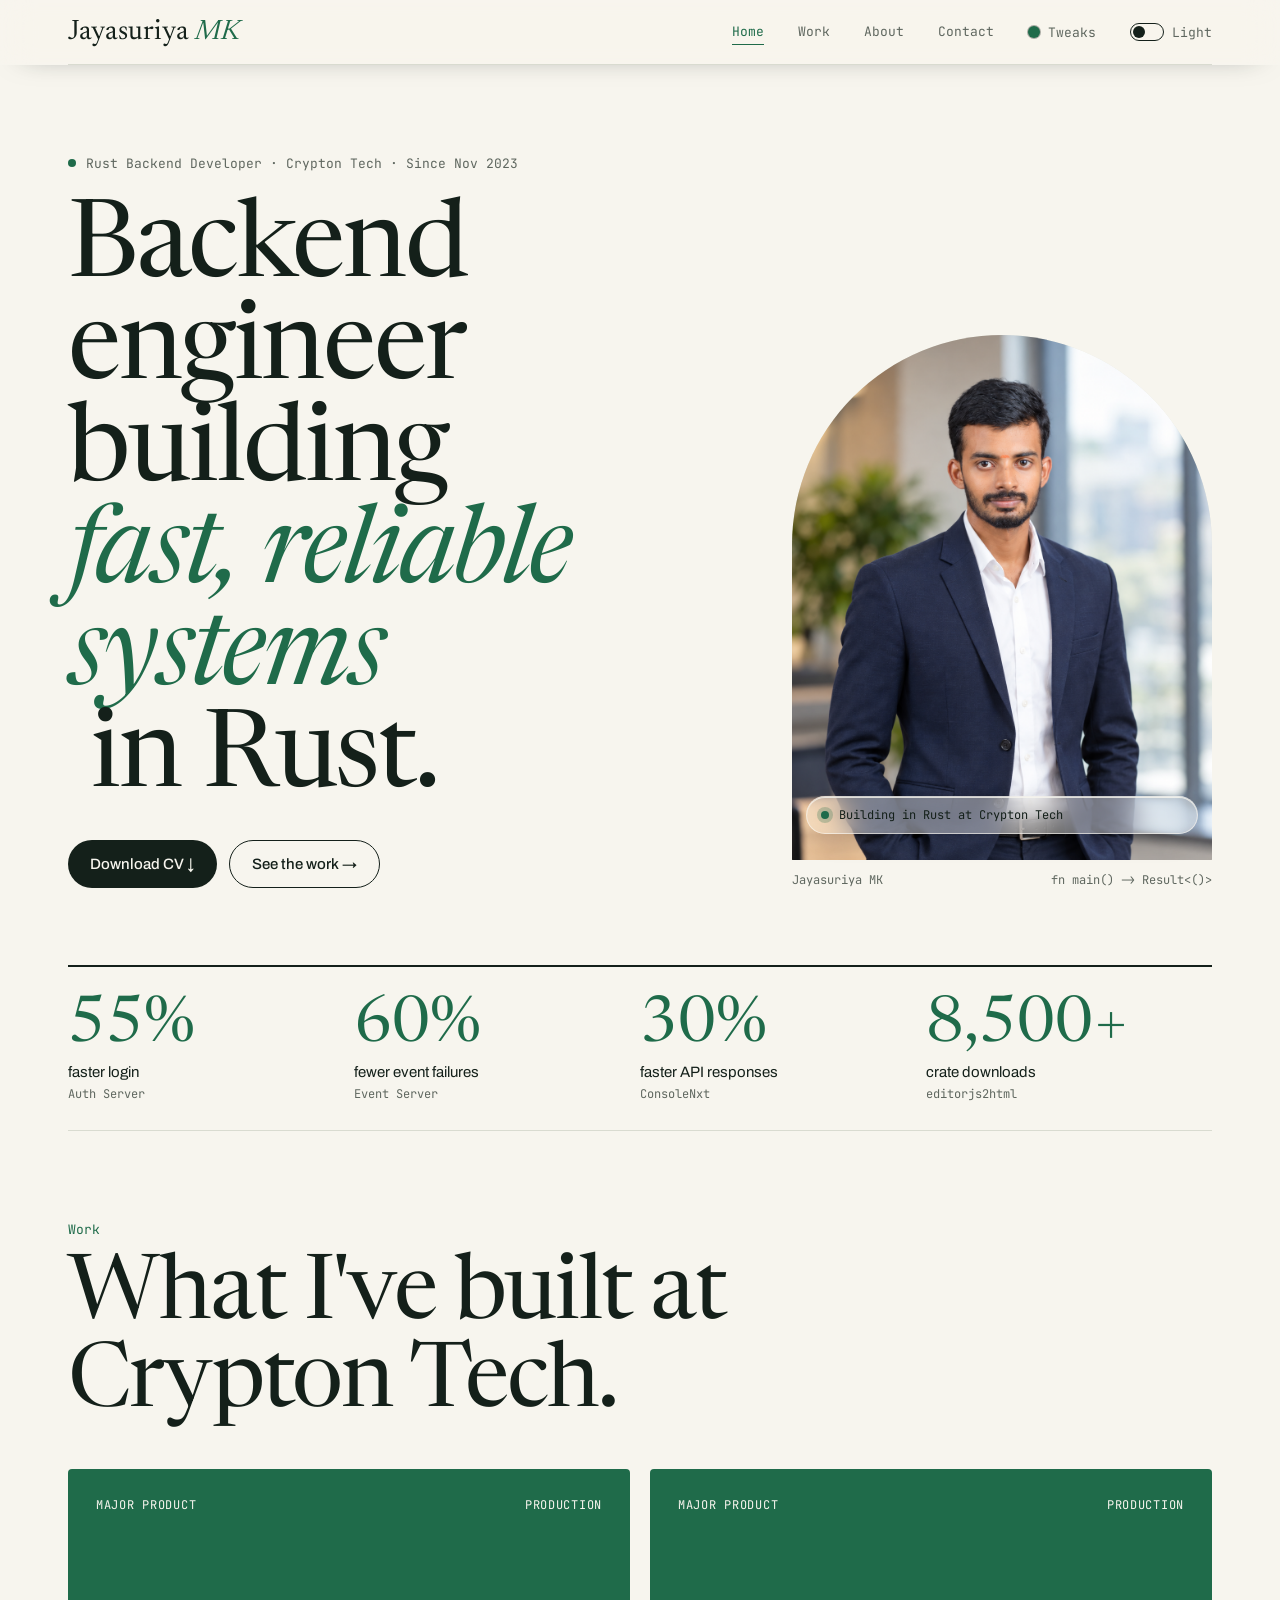
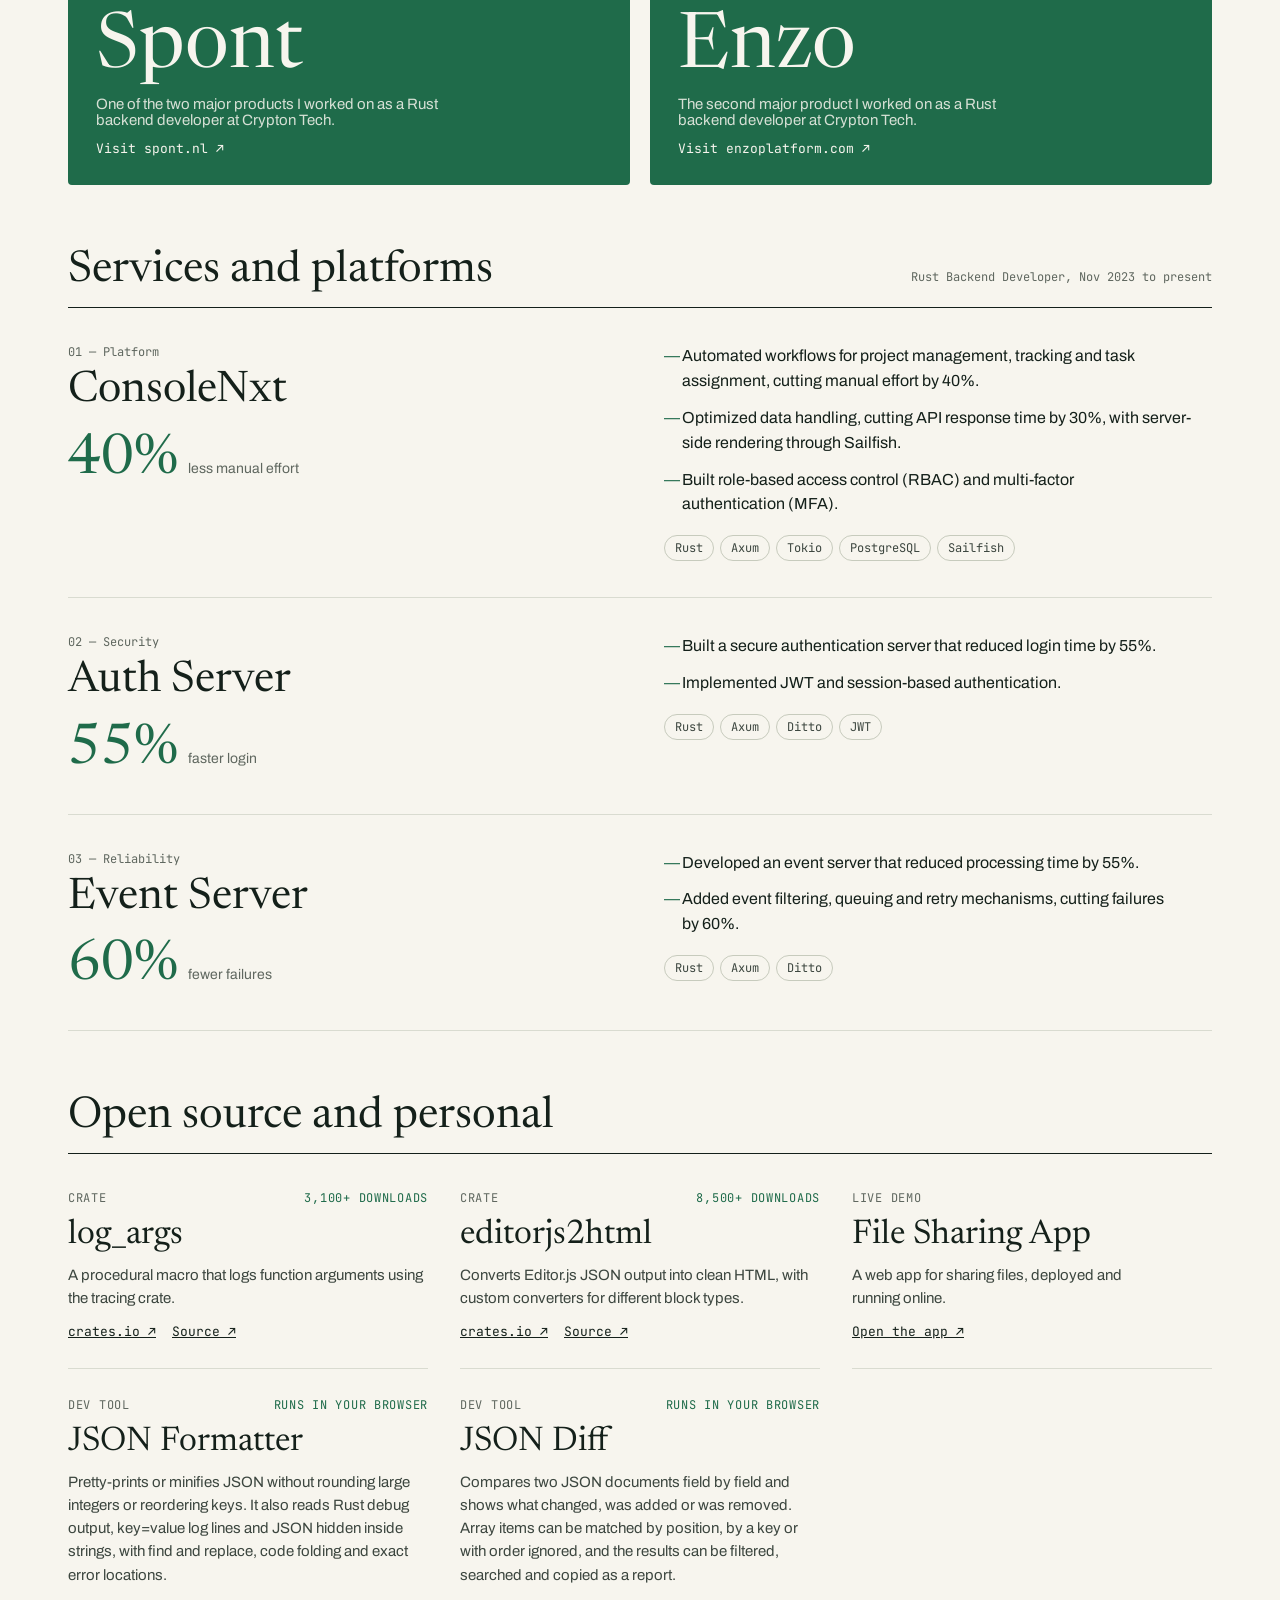
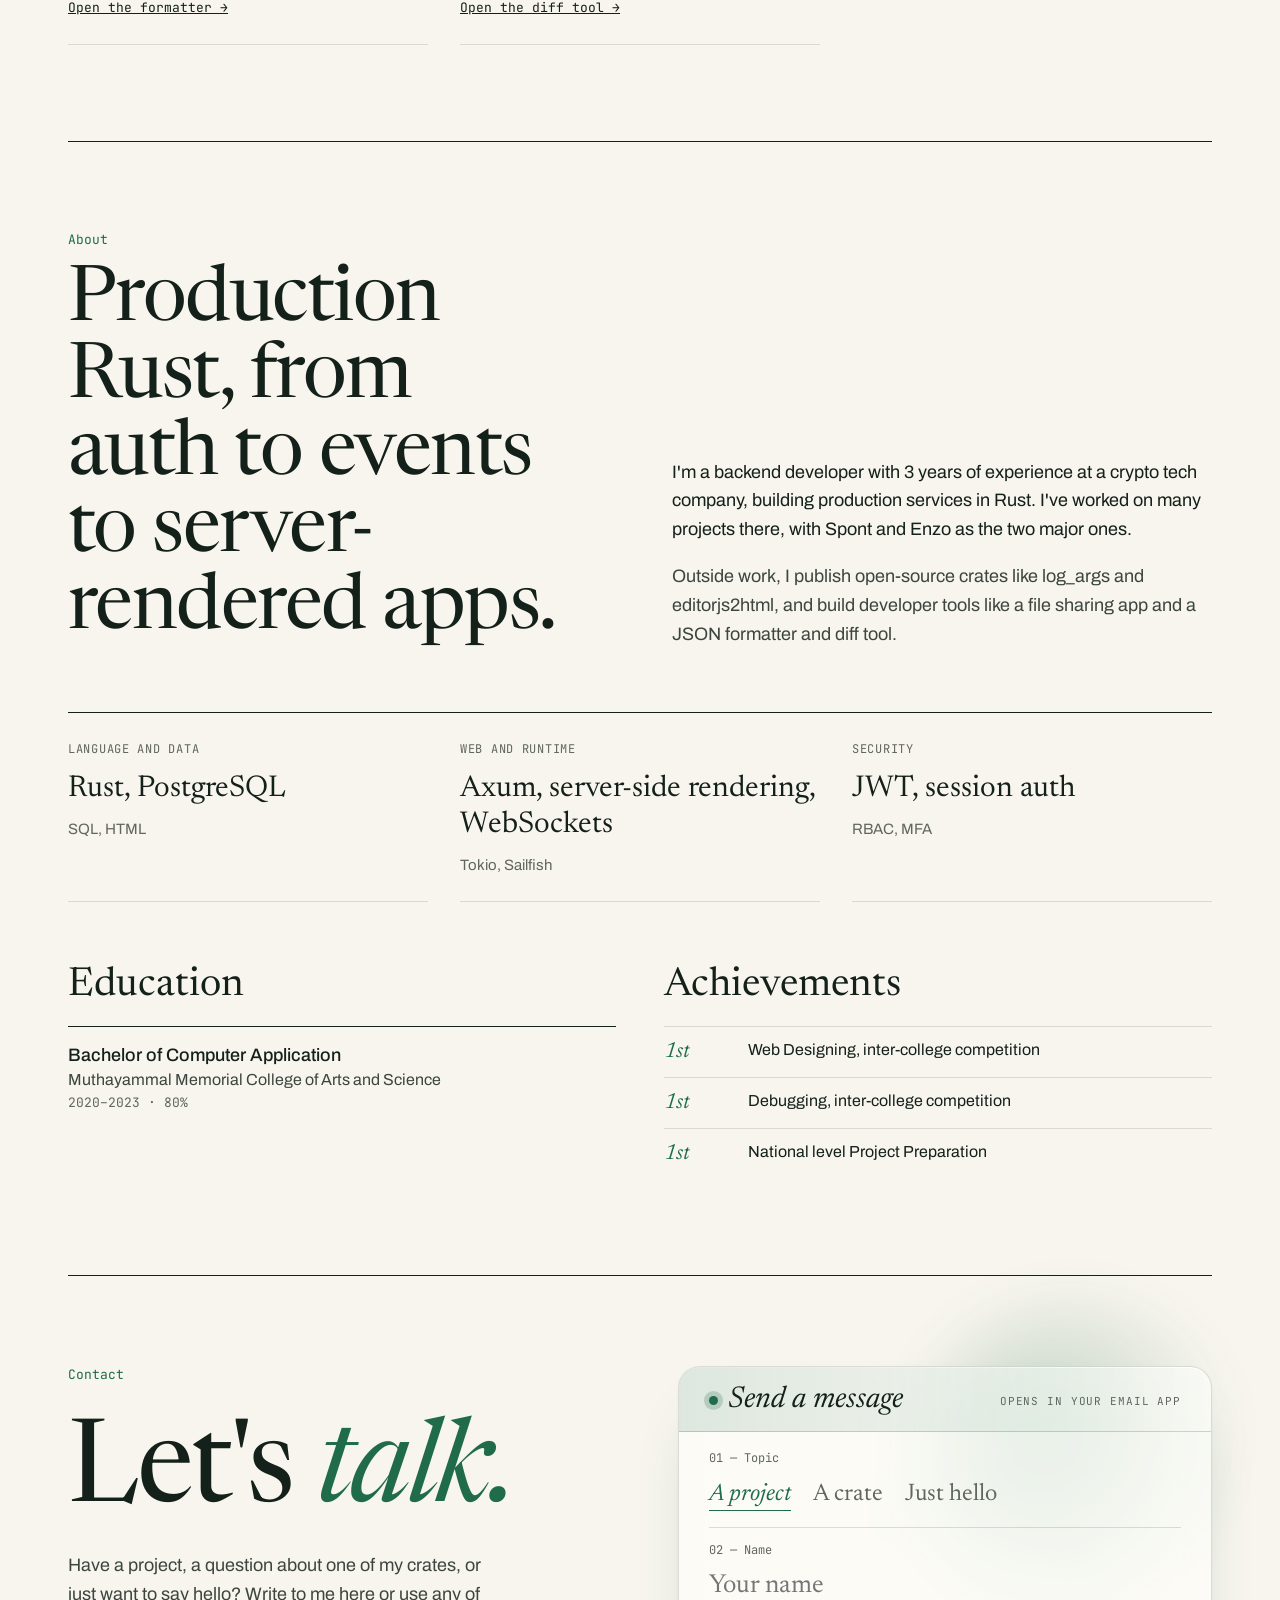
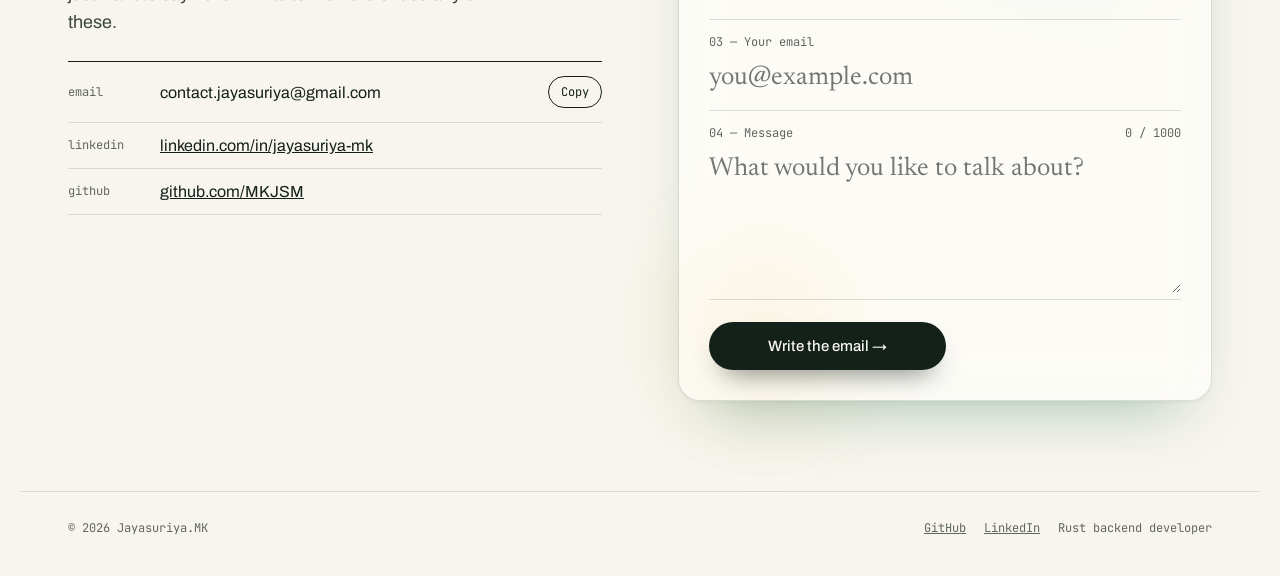
<file: index.html>
<!DOCTYPE html>
<html lang="en">
<head>
  <meta charset="utf-8">
  <meta name="viewport" content="width=device-width, initial-scale=1">
  <title>Jayasuriya MK — Rust Backend Developer</title>
  <link rel="preconnect" href="https://fonts.googleapis.com">
  <link rel="preconnect" href="https://fonts.gstatic.com" crossorigin>
  <link rel="stylesheet" href="https://fonts.googleapis.com/css2?family=Newsreader:ital,opsz,wght@0,6..72,400;0,6..72,500;1,6..72,400&family=Archivo:wght@400;500;600&family=JetBrains+Mono:wght@400;500&display=swap">
  <script>document.documentElement.classList.add('js');</script>
  <link rel="stylesheet" href="style.css">
  <link rel="stylesheet" href="palettes.css">
  <script src="palette.js"></script>
</head>
<body>
<a href="#main-content" class="skip-link">Skip to content</a>

<div class="site-wrap">
  <!-- ── Header ────────────────────────────────── -->
  <div class="site-header-wrap">
    <div class="scroll-progress"></div>
    <header class="site-header">
      <a href="#home" class="brand">Jayasuriya <em>MK</em></a>
      <nav class="site-nav">
        <a href="#home" class="nav-link active">Home</a>
        <a href="#work" class="nav-link">Work</a>
        <a href="#about" class="nav-link">About</a>
        <a href="#contact" class="nav-link">Contact</a>
        <button data-bump class="theme-toggle" type="button" role="switch" aria-checked="false" aria-label="Dark mode" title="Switch to dark mode">
          <span class="toggle-track"><span class="toggle-knob"></span></span>
          <span class="toggle-label">Light</span>
        </button>
      </nav>
    </header>
    <div class="container"><div class="header-rule"></div></div>
  </div>

  <!-- ── Main ──────────────────────────────────── -->
  <main id="main-content" class="site-main">

    <!-- Home -->
    <section id="home" class="section-anchor">
      <div class="hero-grid">
        <div class="hero-intro" data-rv>
          <p class="hero-status"><span class="live-dot"></span>Rust Backend Developer · Crypton Tech · Since Nov 2023</p>
          <h1 class="hero-title" data-rv="h1">Backend engineer building <em>fast, reliable systems</em> in Rust.</h1>
          <div class="hero-actions">
            <a data-bump href="assets/JAYASURIYA_RUST.pdf" download="JAYASURIYA_RUST.pdf" class="btn-primary">Download CV ↓</a>
            <a data-bump href="#work" class="btn-outline">See the work →</a>
          </div>
        </div>
        <figure class="portrait-figure" data-rv="img">
          <img src="assets/portrait_2.png" alt="Portrait of Jayasuriya MK" class="portrait-img">
          <div data-chip class="portrait-chip">
            <span class="chip-dot"></span>
            <span class="chip-text">Building in Rust at Crypton Tech</span>
          </div>
          <figcaption class="portrait-caption">
            <span>Jayasuriya MK</span>
            <span>fn main() -&gt; Result&lt;()&gt;</span>
          </figcaption>
        </figure>
      </div>
      <section data-metrics class="metrics-section" data-rv="line">
        <!-- rendered by app.js -->
      </section>
    </section>

    <!-- Work -->
    <section id="work" class="section-anchor">
      <div class="section-intro" data-rv>
        <p class="section-tag">Work</p>
        <h2 class="section-heading">What I've built at Crypton Tech.</h2>
      </div>
      <div class="products-grid">
        <!-- rendered by app.js -->
      </div>
      <section class="services-section" data-rv>
        <div class="services-header">
          <h2 class="services-title">Services and platforms</h2>
          <span class="services-subtitle">Rust Backend Developer, Nov 2023 to present</span>
        </div>
        <div class="services-container">
          <!-- rendered by app.js -->
        </div>
      </section>
      <section class="oss-section" data-rv>
        <div class="oss-header">
          <h2 class="oss-title">Open source and personal</h2>
        </div>
        <div class="oss-grid">
          <!-- rendered by app.js -->
        </div>
      </section>
    </section>

    <!-- About -->
    <section id="about" class="section-anchor about-border">
      <div class="about-grid" data-rv>
        <div>
          <p class="section-tag">About</p>
          <h2 class="about-heading">Production Rust, from auth to events to server-rendered apps.</h2>
        </div>
        <div class="about-text">
          <p>I'm a backend developer with 3 years of experience at a crypto tech company, building production services in Rust. I've worked on many projects there, with Spont and Enzo as the two major ones.</p>
          <p>Outside work, I publish open-source crates like log_args and editorjs2html, and build developer tools like a file sharing app and a JSON formatter and diff tool.</p>
        </div>
      </div>
      <section class="skills-grid">
        <!-- rendered by app.js -->
      </section>
      <div class="edu-achieve-grid">
        <div data-rv>
          <h2 class="sub-heading">Education</h2>
          <div class="edu-detail">
            <span class="edu-degree">Bachelor of Computer Application</span>
            <span class="edu-school">Muthayammal Memorial College of Arts and Science</span>
            <span class="edu-year">2020–2023 · 80%</span>
          </div>
        </div>
        <div data-rv>
          <h2 class="sub-heading">Achievements</h2>
          <div class="achievements-container">
            <!-- rendered by app.js -->
          </div>
        </div>
      </div>
    </section>

    <!-- Contact -->
    <section id="contact" class="section-anchor about-border">
      <div class="contact-grid">
        <div class="contact-info" data-rv>
          <p class="section-tag">Contact</p>
          <h2 class="contact-heading">Let's <em>talk.</em></h2>
          <p class="contact-blurb">Have a project, a question about one of my crates, or just want to say hello? Write to me here or use any of these.</p>
          <div class="contact-links">
            <div class="contact-row-email">
              <span class="contact-label">email</span>
              <span class="contact-value">contact.jayasuriya@gmail.com</span>
              <button data-bump type="button" class="btn-copy">Copy</button>
            </div>
            <div class="contact-row">
              <span class="contact-label">linkedin</span>
              <a href="https://www.linkedin.com/in/jayasuriya-mk" target="_blank" rel="noopener" class="contact-value">linkedin.com/in/jayasuriya-mk</a>
            </div>
            <div class="contact-row">
              <span class="contact-label">github</span>
              <a href="https://github.com/MKJSM" target="_blank" rel="noopener">github.com/MKJSM</a>
            </div>
          </div>
        </div>
        <div class="form-wrap" data-rv>
          <div aria-hidden="true" class="form-glow form-glow-a"></div>
          <div aria-hidden="true" class="form-glow form-glow-b"></div>
          <div aria-hidden="true" class="form-glow-ring"></div>
          <form class="contact-form" novalidate>
            <div class="form-header">
              <span class="form-header-title"><span class="form-header-dot"></span>Send a message</span>
              <span class="form-header-sub">Opens in your email app</span>
            </div>
            <div class="form-body">
              <span class="form-step-label"><span>01 — Topic</span></span>
              <div role="radiogroup" aria-label="Topic" class="topic-group">
                <!-- rendered by app.js -->
              </div>
            </div>
            <label class="form-field">
              <span class="form-step-label"><span>02 — Name</span></span>
              <input name="name" autocomplete="name" placeholder="Your name" class="form-input">
            </label>
            <label class="form-field">
              <span class="form-step-label"><span>03 — Your email</span></span>
              <input name="email" type="email" autocomplete="email" placeholder="you@example.com" class="form-input">
            </label>
            <label class="form-field form-field-msg">
              <span class="form-step-label"><span>04 — Message</span><span class="msg-counter">0 / 1000</span></span>
              <textarea name="message" rows="4" maxlength="1000" placeholder="What would you like to talk about?" class="form-input"></textarea>
            </label>
            <div class="form-actions">
              <button data-bump type="submit" class="btn-submit">Write the email →</button>
              <p role="status" class="form-status"></p>
            </div>
          </form>
        </div>
      </div>
    </section>
  </main>

  <!-- ── Footer ────────────────────────────────── -->
  <footer class="site-footer">
    <span>© 2026 Jayasuriya.MK</span>
    <span class="footer-links">
      <a href="https://github.com/MKJSM" target="_blank" rel="noopener">GitHub</a>
      <a href="https://www.linkedin.com/in/jayasuriya-mk" target="_blank" rel="noopener">LinkedIn</a>
      <span>Rust backend developer</span>
    </span>
  </footer>
</div>

<script src="app.js"></script>
</body>
</html>
</file>
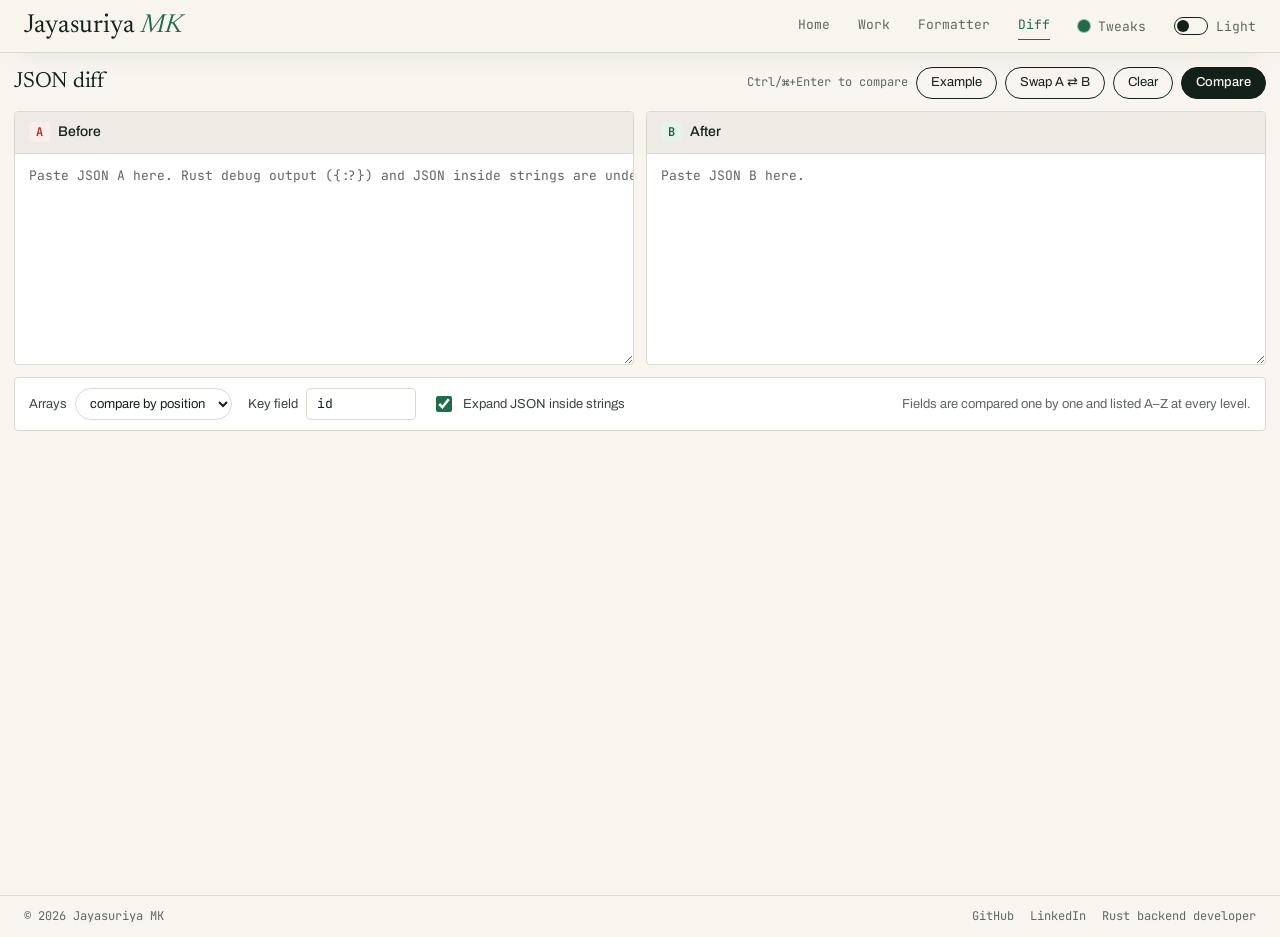
<file: JSON_Diff.html>
<!DOCTYPE html>
<html lang="en">
<head>
<meta charset="utf-8">
<meta name="viewport" content="width=device-width, initial-scale=1, viewport-fit=cover">
<title>JSON Diff</title>
<link rel="preconnect" href="https://fonts.googleapis.com">
<link rel="preconnect" href="https://fonts.gstatic.com" crossorigin>
<link rel="stylesheet" href="https://fonts.googleapis.com/css2?family=Newsreader:ital,opsz,wght@0,6..72,400;0,6..72,500;1,6..72,400&family=Archivo:wght@400;500;600&family=JetBrains+Mono:wght@400;500&display=swap">
<link rel="stylesheet" href="tools.css">
<link rel="stylesheet" href="palettes.css">
<script src="palette.js"></script>
<style>
  body {
    font-family: var(--sans);
    background: var(--bg);
    color: var(--ink);
  }
  .app {
    min-height: calc(100dvh - 58px);
    display: flex;
    flex-direction: column;
    gap: 12px;
    padding: 14px;
    max-width: 1500px;
    margin: 0 auto;
    box-sizing: border-box;
  }
  .bar {
    display: flex;
    align-items: center;
    flex-wrap: wrap;
    gap: 10px 14px;
  }
  h1 {
    font-family: 'Newsreader', serif;
    font-size: 22px;
    font-weight: 400;
    letter-spacing: -0.01em;
    margin: 0 auto 0 0;
    color: var(--ink);
  }
  .controls {
    display: flex;
    align-items: center;
    flex-wrap: wrap;
    gap: 8px;
  }
  button, select {
    font: inherit;
    font-size: 13px;
    color: var(--ink);
    background: transparent;
    border: 1px solid var(--ink);
    border-radius: 999px;
    padding: 6px 14px;
    cursor: pointer;
    min-height: 32px;
    line-height: 1.2;
    transition: background-color 0.15s ease, color 0.15s ease, border-color 0.15s ease;
  }
  select {
    background: var(--panel);
  }
  button:hover:not(:disabled) {
    background: var(--ink);
    color: var(--bg);
  }
  select:hover {
    border-color: var(--accent);
  }
  button:disabled {
    opacity: 0.45;
    cursor: not-allowed;
  }
  button:disabled:hover {
    background: transparent;
    color: var(--ink);
  }
  button:focus-visible, select:focus-visible, textarea:focus-visible, input:focus-visible {
    outline: 2px solid var(--accent);
    outline-offset: 2px;
  }
  button:active:not(:disabled) {
    background: var(--accent);
    border-color: var(--accent);
    color: var(--bg);
  }
  button.primary {
    background: var(--ink);
    border: 1px solid var(--ink);
    color: var(--bg);
    font-weight: 500;
  }
  button.primary:hover:not(:disabled) {
    background: var(--accent);
    border-color: var(--accent);
    color: var(--bg);
  }
  button.primary:active:not(:disabled) {
    background: var(--accent);
    border-color: var(--accent);
    color: var(--bg);
  }
  button.primary:disabled:hover {
    background: var(--ink);
    color: var(--bg);
  }
  .hint {
    color: var(--muted);
    font-size: 13px;
  }
  .hint.kbd {
    font-family: var(--mono);
    font-size: 12px;
  }

  .inputs { display: grid; grid-template-columns: 1fr 1fr; gap: 12px; }
  @media (max-width: 800px) { .inputs { grid-template-columns: 1fr; } .hint.kbd { display: none; } }

  .pane {
    min-width: 0;
    display: flex;
    flex-direction: column;
    background: var(--panel);
    border: 1px solid var(--line);
    border-radius: 4px;
    overflow: hidden;
  }
  .pane-head {
    display: flex;
    align-items: center;
    justify-content: space-between;
    gap: 10px;
    min-height: 42px;
    padding: 6px 12px 6px 14px;
    background: var(--panel-2);
    border-bottom: 1px solid var(--line);
    font-weight: 500;
    font-size: 14px;
  }
  .pane-head .meta {
    font-family: var(--mono);
    color: var(--muted);
    font-weight: 400;
    font-size: 12px;
    margin-left: 8px;
  }
  .badge {
    display: inline-block;
    min-width: 20px;
    padding: 0 7px;
    margin-right: 8px;
    border-radius: 4px;
    font: 600 12px/20px var(--mono);
    text-align: center;
  }
  .badge.a { background: var(--rem-bg); color: var(--rem-ink); }
  .badge.b { background: var(--add-bg); color: var(--add-ink); }
  textarea.src {
    display: block;
    width: 100%;
    height: 210px;
    min-height: 90px;
    margin: 0;
    border: 0;
    padding: 12px 14px;
    resize: vertical;
    background: transparent;
    color: var(--ink);
    font: 13px/1.55 var(--mono);
    tab-size: 2;
    white-space: pre;
    overflow: auto;
  }
  textarea.src::placeholder { color: var(--muted); }
  .err {
    display: none;
    margin: 0;
    padding: 9px 14px;
    background: var(--err-bg);
    color: var(--err);
    border-top: 1px solid var(--line);
    font-size: 13px;
    overflow-wrap: anywhere;
  }
  .err.show { display: block; }

  .opts {
    display: flex;
    align-items: center;
    flex-wrap: wrap;
    gap: 8px 16px;
    padding: 10px 14px;
    background: var(--panel);
    border: 1px solid var(--line);
    border-radius: 4px;
    font-size: 13px;
  }
  .opts label { display: inline-flex; align-items: center; gap: 8px; color: var(--ink-2); }
  .opts select, .opts input[type="text"] {
    min-height: 32px;
    padding: 3px 10px;
    font-size: 13px;
    color: var(--ink);
    background: var(--panel);
    border: 1px solid var(--line);
  }
  .opts select { border-radius: 999px; }
  .opts input[type="text"] { border-radius: 4px; }
  .opts input.keyname { width: 110px; font-family: var(--mono); }
  .opts input[type="checkbox"] { width: 16px; height: 16px; accent-color: var(--accent); }
  .opts .sp { margin-left: auto; }

  .results {
    background: var(--panel);
    border: 1px solid var(--line);
    border-radius: 4px;
    overflow: clip;
  }
  .results[hidden] { display: none; }
  .summary {
    display: flex;
    align-items: center;
    flex-wrap: wrap;
    gap: 8px;
    padding: 10px 12px;
    background: var(--panel-2);
    border-bottom: 1px solid var(--line);
  }
  .chip {
    display: inline-flex;
    align-items: center;
    gap: 7px;
    min-height: 32px;
    padding: 3px 12px;
    font-size: 13px;
    border-radius: 999px;
    border: 1px solid var(--line);
    background: var(--panel);
    cursor: pointer;
    transition: none;
  }
  .chip b { font-family: var(--mono); font-weight: 600; }
  .chip[aria-pressed="false"] { opacity: 0.5; text-decoration: line-through; text-decoration-color: transparent; }
  .chip.changed { color: var(--chg); }
  .chip.added { color: var(--add-ink); }
  .chip.removed { color: var(--rem-ink); }
  .chip.same { color: var(--ink-2); }
  .chip.changed[aria-pressed="true"] { background: var(--chg-bg); border-color: var(--chg); }
  .chip.added[aria-pressed="true"] { background: var(--add-bg); border-color: var(--add-ink); }
  .chip.removed[aria-pressed="true"] { background: var(--rem-bg); border-color: var(--rem-ink); }
  .chip.same[aria-pressed="true"] { background: var(--accent-soft); border-color: var(--ink-2); }
  .chip:hover {
    background: var(--panel-2);
    color: inherit;
    border-color: var(--ink-2);
  }
  .chip.changed[aria-pressed="true"]:hover { background: var(--chg-bg); border-color: var(--chg); color: var(--chg); }
  .chip.added[aria-pressed="true"]:hover { background: var(--add-bg); border-color: var(--add-ink); color: var(--add-ink); }
  .chip.removed[aria-pressed="true"]:hover { background: var(--rem-bg); border-color: var(--rem-ink); color: var(--rem-ink); }
  .chip.same[aria-pressed="true"]:hover { background: var(--accent-soft); border-color: var(--ink-2); color: var(--ink-2); }

  .toolbar {
    display: flex;
    align-items: center;
    flex-wrap: wrap;
    gap: 8px;
    padding: 8px 12px;
    border-bottom: 1px solid var(--line);
  }
  .toolbar input[type="text"] {
    flex: 1 1 200px;
    min-width: 0;
    min-height: 32px;
    padding: 4px 10px;
    font-size: 13px;
    color: var(--ink);
    background: var(--panel);
    border: 1px solid var(--line);
    border-radius: 4px;
  }
  .toolbar input[type="text"]::placeholder { color: var(--muted); }
  .toolbar button { min-height: 32px; padding: 4px 12px; font-size: 13px; }
  .seg { display: inline-flex; }
  .seg button { border-radius: 0; margin-left: -1px; }
  .seg button:first-child { border-radius: 999px 0 0 999px; margin-left: 0; }
  .seg button:last-child { border-radius: 0 999px 999px 0; }
  .seg button:hover, .seg button:focus-visible, .seg button[aria-pressed="true"] { z-index: 1; }
  button.toggle[aria-pressed="true"] {
    background: var(--accent);
    border-color: var(--accent);
    color: var(--bg);
    font-weight: 500;
  }
  button.toggle[aria-pressed="true"]:hover {
    background: var(--accent);
    border-color: var(--accent);
    color: var(--bg);
  }
  .banner { padding: 18px 16px; color: var(--ok); font-weight: 500; }
  .banner.muted { color: var(--ink-2); font-weight: 400; }
  .note { padding: 8px 14px; font-size: 13px; color: var(--ink-2); border-top: 1px solid var(--line); }

  /* rows */
  .thead, .row { display: grid; grid-template-columns: minmax(220px, 34%) minmax(0, 1fr) minmax(0, 1fr); }
  .thead {
    position: sticky;
    top: 0;
    z-index: 2;
    background: var(--panel-2);
    border-bottom: 1px solid var(--line);
    font-size: 12px;
    font-weight: 600;
    color: var(--ink-2);
    text-transform: uppercase;
    letter-spacing: 0.04em;
  }
  .thead > div { padding: 7px 12px; }
  .row { border-bottom: 1px solid var(--line); font-size: 13px; }
  .row:last-child { border-bottom: 0; }
  .row > div { padding: 5px 12px; min-width: 0; }
  .k {
    font-family: var(--mono);
    overflow-wrap: anywhere;
    display: flex;
    align-items: flex-start;
    gap: 6px;
    border-left: 3px solid transparent;
  }
  .k .lbl { min-width: 0; }
  .k .full { display: block; color: var(--ink-2); font-size: 11.5px; }
  .v { font-family: var(--mono); white-space: pre-wrap; overflow-wrap: anywhere; }
  .v.empty { color: var(--ink-2); opacity: 0.55; }
  .v .ty {
    margin-left: 6px;
    padding: 0 6px;
    border-radius: 4px;
    font: 500 10.5px/16px var(--sans);
    background: var(--panel-2);
    color: var(--ink-2);
    border: 1px solid var(--line);
  }
  .s-str { color: var(--t-str); }
  .s-num { color: var(--t-num); }
  .s-lit { color: var(--t-lit); }
  .row.changed > .k { border-left-color: var(--chg); }
  .row.added > .k { border-left-color: var(--add-ink); }
  .row.removed > .k { border-left-color: var(--rem-ink); }
  .row.changed > .va, .row.removed > .va { background: var(--rem-bg); }
  .row.changed > .vb, .row.added > .vb { background: var(--add-bg); }
  .row.same > .k { color: var(--ink-2); }
  mark.hd { color: inherit; border-radius: 3px; padding: 0 1px; }
  .va mark.hd { background: var(--rem-hl); }
  .vb mark.hd { background: var(--add-hl); }
  .row.group { cursor: pointer; background: var(--panel-2); user-select: none; }
  .row.group:hover { background: var(--accent-soft); }
  .row.group .k { align-items: center; font-weight: 500; }
  .row.group .gm {
    grid-column: 2 / 4;
    display: flex;
    align-items: center;
    flex-wrap: wrap;
    gap: 6px 10px;
    color: var(--ink-2);
  }
  .caret { flex: none; width: 14px; height: 14px; position: relative; }
  .caret::before {
    content: "";
    position: absolute;
    left: 3px;
    top: 2px;
    width: 6px;
    height: 6px;
    border-right: 1.6px solid currentColor;
    border-bottom: 1.6px solid currentColor;
    transform: rotate(-45deg);
    transition: transform 0.12s;
  }
  .row.group.open .caret::before { transform: translate(1px, 1px) rotate(45deg); }
  .pill { display: inline-block; padding: 0 8px; border-radius: 999px; font: 600 12px/20px var(--mono); }
  .pill.changed { background: var(--chg-bg); color: var(--chg); }
  .pill.added { background: var(--add-bg); color: var(--add-ink); }
  .pill.removed { background: var(--rem-bg); color: var(--rem-ink); }
  .size { font-size: 12px; }
  .kids[hidden] { display: none; }

  @media (max-width: 800px) {
    .thead { display: none; }
    .row { grid-template-columns: 1fr; }
    .row.group .gm { grid-column: 1; padding-top: 0; }
    .row:not(.group) > .va::before, .row:not(.group) > .vb::before {
      display: block;
      font: 600 11px/1.6 var(--sans);
      color: var(--ink-2);
    }
    .row:not(.group) > .va::before { content: "A"; }
    .row:not(.group) > .vb::before { content: "B"; }
  }
</style>
<script src="theme.js"></script>
</head>
<body>
<header class="site-header">
  <div class="site-header-inner">
    <a href="index.html" class="site-brand">Jayasuriya <em>MK</em></a>
    <nav class="site-nav">
      <a href="index.html" class="site-nav-link">Home</a>
      <a href="index.html#work" class="site-nav-link">Work</a>
      <a href="JSON_Formatter.html" class="site-nav-link">Formatter</a>
      <a href="JSON_Diff.html" class="site-nav-link" aria-current="page">Diff</a>
      <button type="button" class="site-theme-toggle" data-theme-toggle>
        <span class="site-toggle-track"><span class="site-toggle-knob"></span></span>
        <span class="site-toggle-label">Light</span>
      </button>
    </nav>
  </div>
</header>

<div class="app">
  <div class="bar">
    <h1>JSON diff</h1>
    <div class="controls">
      <span class="hint kbd">Ctrl/⌘+Enter to compare</span>
      <button id="example" type="button">Example</button>
      <button id="swap" type="button" title="Swap A and B">Swap A ⇄ B</button>
      <button id="clear" type="button">Clear</button>
      <button id="compare" type="button" class="primary">Compare</button>
    </div>
  </div>

  <div class="inputs">
    <section class="pane" aria-label="JSON A">
      <div class="pane-head"><span><span class="badge a">A</span>Before<span class="meta" id="metaA"></span></span></div>
      <textarea class="src" id="inA" spellcheck="false" autocomplete="off" autocapitalize="off" placeholder="Paste JSON A here. Rust debug output ({:?}) and JSON inside strings are understood too."></textarea>
      <p class="err" id="errA" role="alert"></p>
    </section>
    <section class="pane" aria-label="JSON B">
      <div class="pane-head"><span><span class="badge b">B</span>After<span class="meta" id="metaB"></span></span></div>
      <textarea class="src" id="inB" spellcheck="false" autocomplete="off" autocapitalize="off" placeholder="Paste JSON B here."></textarea>
      <p class="err" id="errB" role="alert"></p>
    </section>
  </div>

  <div class="opts">
    <label>Arrays
      <select id="arrMode" aria-label="How to match array items">
        <option value="index">compare by position</option>
        <option value="key">match items by key</option>
        <option value="unordered">ignore order</option>
      </select>
    </label>
    <label id="keyWrap" hidden>Key field <input type="text" class="keyname" id="keyName" value="id" spellcheck="false" autocomplete="off" autocapitalize="off"></label>
    <label><input type="checkbox" id="expand" checked> Expand JSON inside strings</label>
    <span class="hint sp">Fields are compared one by one and listed A–Z at every level.</span>
  </div>

  <section class="results" id="results" hidden aria-label="Differences">
    <div class="summary" id="summary"></div>
    <div class="toolbar">
      <span class="seg" role="group" aria-label="View">
        <button id="vTree" type="button" class="toggle" aria-pressed="true">Tree</button>
        <button id="vFlat" type="button" class="toggle" aria-pressed="false">Flat list</button>
      </span>
      <input type="text" id="search" placeholder="Filter by field name or value" aria-label="Filter fields" spellcheck="false" autocomplete="off" autocapitalize="off">
      <button id="expandAll" type="button">Expand all</button>
      <button id="collapseAll" type="button">Collapse all</button>
      <button id="copy" type="button">Copy report</button>
    </div>
    <div id="list"></div>
  </section>
</div>

<footer class="site-footer">
  <span>© 2026 Jayasuriya MK</span>
  <span class="site-footer-links">
    <a href="https://github.com/MKJSM" target="_blank" rel="noopener">GitHub</a>
    <a href="https://www.linkedin.com/in/jayasuriya-mk" target="_blank" rel="noopener">LinkedIn</a>
    <span>Rust backend developer</span>
  </span>
</footer>

<script>
(function () {
  "use strict";
  var $ = function (id) { return document.getElementById(id); };

  
  // Decodes a Rust string literal ("..." with Rust escapes) starting at src[i].
  // Returns { s: decoded string, end: index after the closing quote }.
  function decodeRustString(src, i) {
    var n = src.length, out = "", start = i;
    i++;
    while (i < n && src[i] !== '"') {
      var c = src[i];
      if (c === "\\") {
        var d = src[i + 1]; i += 2;
        if (d === "n") out += "\n";
        else if (d === "r") out += "\r";
        else if (d === "t") out += "\t";
        else if (d === "0") out += "\0";
        else if (d === "\\" || d === '"' || d === "'") out += d;
        else if (d === "u") {
          var m = /^\{([0-9a-fA-F]{1,6})\}/.exec(src.slice(i, i + 9));
          if (!m) throw new Error("bad \\u escape at character " + i);
          out += String.fromCodePoint(parseInt(m[1], 16));
          i += m[0].length;
        } else if (d === "x") {
          out += String.fromCharCode(parseInt(src.slice(i, i + 2), 16));
          i += 2;
        } else throw new Error("bad escape \\" + d + " at character " + (i - 2));
      } else { out += c; i++; }
    }
    if (i >= n) throw new Error("unterminated string starting at character " + start);
    return { s: out, end: i + 1 };
  }

  // Converts the `{:?}` / `{:#?}` output of a serde_json::Value, e.g.
  //   Some(Object {"a": String("x"), "n": Number(1.5), "l": Array [Null, Bool(true)]})
  // into JSON text. Number literals are copied verbatim (no precision loss).
  function debugToJson(src) {
    var i = 0, n = src.length;
    function fail(m) { throw new Error(m + " at character " + i); }
    function ws() {
      while (i < n) {
        var c = src.charCodeAt(i);
        if (c === 32 || c === 10 || c === 13 || c === 9) i++; else break;
      }
    }
    function peek(s) { ws(); return src.slice(i, i + s.length) === s; }
    function eat(s) { if (!peek(s)) fail("expected '" + s + "'"); i += s.length; }
    function rustString() {
      ws();
      if (src[i] !== '"') fail("expected a string");
      var r = decodeRustString(src, i);
      i = r.end;
      return JSON.stringify(r.s);
    }
    function value() {
      ws();
      if (peek("Some(")) { eat("Some("); var sv = value(); eat(")"); return sv; }
      if (peek("None")) { eat("None"); return "null"; }
      if (peek("Null")) { eat("Null"); return "null"; }
      if (peek("Bool(")) {
        eat("Bool(");
        var b;
        if (peek("true")) { eat("true"); b = "true"; } else { eat("false"); b = "false"; }
        eat(")");
        return b;
      }
      if (peek("Number(")) {
        eat("Number("); ws();
        var j = i;
        while (j < n && src[j] !== ")") j++;
        var num = src.slice(i, j).trim();
        if (!/^-?\d+(?:\.\d+)?(?:[eE][+-]?\d+)?$/.test(num)) fail("bad number '" + num + "'");
        i = j; eat(")");
        return num;
      }
      if (peek("String(")) { eat("String("); var s = rustString(); eat(")"); return s; }
      if (peek("Array")) {
        eat("Array"); eat("[");
        var items = [];
        while (!peek("]")) {
          items.push(value());
          if (peek(",")) eat(","); else break;
        }
        eat("]");
        return "[" + items.join(",") + "]";
      }
      if (peek("Object")) {
        eat("Object"); eat("{");
        var ent = [];
        while (!peek("}")) {
          var k = rustString(); eat(":");
          ent.push(k + ":" + value());
          if (peek(",")) eat(","); else break;
        }
        eat("}");
        return "{" + ent.join(",") + "}";
      }
      fail("unexpected token");
    }
    var res = value(); ws();
    if (i < n) fail("unexpected trailing text");
    return res;
  }

  // Also matches the JSON-escaped form: Some(Object {\"a\": String(\"x\")})
  var DEBUG_START = /^\s*(?:Some\(\s*)?(?:Object\s*\{|Array\s*\[|String\(\s*\\?"|Number\(|Bool\(|Null\b)/;
  function looksLikeDebug(s) { return DEBUG_START.test(s); }

  // Raw pasted debug text. Returns null when the text isn't debug output,
  // throws when it looks like debug output but can't be converted.
  function tryDebug(text) {
    if (!looksLikeDebug(text)) return null;
    try { return debugToJson(text); }
    catch (e1) {
      if (text.indexOf('\\"') !== -1) {
        var unescaped = null;
        try { unescaped = JSON.parse('"' + text + '"'); } catch (e) {}
        if (unescaped !== null) { try { return debugToJson(unescaped); } catch (e) {} }
      }
      throw e1;
    }
  }

  // Walks parsed JSON and swaps string fields that hold either
  //   - a JSON object/array encoded as a string ("{\"a\": 1}"), or
  //   - Rust debug output,
  // for a placeholder; the converted text is spliced back in by splice().
  // Nested cases (JSON string inside a JSON string, debug inside either) are
  // expanded recursively. ctx = { texts: [], dbg: 0, json: 0 }.
  function expandDebug(v, ctx) {
    if (typeof v === "string") {
      var t = v.trim(), c = t.charAt(0), e = t.charAt(t.length - 1);
      if ((c === "{" && e === "}") || (c === "[" && e === "]")) {
        var inner;
        try { inner = JSON.parse(protectNumbers(t)); } catch (err) { inner = undefined; }
        if (inner !== undefined) {
          var dbgBefore = ctx.dbg, jsonBefore = ctx.json;
          var sub = expandDebug(inner, ctx);
          ctx.json++;
          // Keep the original text (exact numbers) unless something inside changed.
          var changed = ctx.dbg !== dbgBefore || ctx.json !== jsonBefore + 1;
          ctx.texts.push(changed ? JSON.stringify(sub) : t);
          return "@@DBG" + (ctx.texts.length - 1) + "@@";
        }
      }
      if (looksLikeDebug(v)) {
        try { ctx.texts.push(debugToJson(v)); ctx.dbg++; return "@@DBG" + (ctx.texts.length - 1) + "@@"; } catch (err) {}
      }
      return v;
    }
    if (Array.isArray(v)) return v.map(function (x) { return expandDebug(x, ctx); });
    if (v && typeof v === "object") {
      var o = {};
      Object.keys(v).forEach(function (k) { o[k] = expandDebug(v[k], ctx); });
      return o;
    }
    return v;
  }

  // JSON.parse rounds numbers beyond double precision (e.g. 64-bit IDs).
  // Wrap such literals in a placeholder string so they survive a parse/stringify.
  function protectNumbers(t) {
    var out = "", i = 0, n = t.length, num = /-?\d+(?:\.\d+)?(?:[eE][+-]?\d+)?/y;
    while (i < n) {
      var c = t[i];
      if (c === '"') {
        var j = i + 1;
        while (j < n && t[j] !== '"') j += t[j] === "\\" ? 2 : 1;
        out += t.slice(i, j + 1); i = j + 1;
      } else if (c === "-" || (c >= "0" && c <= "9")) {
        num.lastIndex = i;
        var m = num.exec(t);
        if (!m) { out += c; i++; continue; }
        var lit = m[0];
        out += lit.replace(/\D/g, "").length >= 16 ? '"@@NUM' + lit + '@@"' : lit;
        i += lit.length;
      } else { out += c; i++; }
    }
    return out;
  }

  // Replaces placeholders with their converted text, repeating for nesting.
  function splice(text, ctx) {
    var prev;
    do {
      prev = text;
      text = text.replace(/"@@DBG(\d+)@@"/g, function (m, d) { return ctx.texts[+d]; });
    } while (text !== prev);
    return text.replace(/"@@NUM([^@]+)@@"/g, "$1");
  }

  // Lenient fallback: {json: 1} -> {"json": 1}. Strings are copied verbatim.
  function quoteBareKeys(t) {
    var out = "", i = 0, n = t.length, word = /[A-Za-z_$][\w$-]*/y;
    while (i < n) {
      var c = t[i];
      if (c === '"') {
        var j = i + 1;
        while (j < n && t[j] !== '"') j += t[j] === "\\" ? 2 : 1;
        out += t.slice(i, j + 1); i = j + 1;
      } else if (/[A-Za-z_$]/.test(c)) {
        word.lastIndex = i;
        var w = word.exec(t)[0], k = i + w.length;
        while (k < n && /\s/.test(t[k])) k++;
        out += t[k] === ":" ? '"' + w + '"' : w;
        i += w.length;
      } else { out += c; i++; }
    }
    return out;
  }
  // Converts Rust *derived* Debug output and logfmt-style `key=value` pairs to
  // JSON text, e.g.
  //   { identifier: Some(Ident { type: Some("email") }), order: None } res="{\"ok\":true}"
  // Struct/variant names are dropped, Some(x) / newtypes become x, None becomes
  // null, tuples become arrays. A key=value pair becomes an object field; several
  // top-level pieces are collected into one object.
  var looseTruncated = false;
  function looseToJson(src) {
    looseTruncated = false;
    var i = 0, n = src.length, bareTop = false;
    var IDENT = /[A-Za-z_][\w$]*(?:::[A-Za-z_][\w$]*)*/y;
    var PAIR = /[A-Za-z_][\w.\-]*=/y;
    var INTKEY = /-?\d+/y;
    var NUMBER = /^-?(?:0|[1-9]\d*)(?:\.\d+)?(?:[eE][+-]?\d+)?$/;
    function fail(m) { throw new Error(m + " at character " + i); }
    function ws() {
      while (i < n) {
        var c = src.charCodeAt(i);
        if (c === 32 || c === 10 || c === 13 || c === 9) i++; else break;
      }
    }
    function str() {
      var r;
      try { r = decodeRustString(src, i); }
      catch (e) {
        // A log line cut off before the closing quote: take the rest as the string.
        if (!/^unterminated/.test(e.message)) throw e;
        r = decodeRustString(src + '"', i);
        looseTruncated = true;
      }
      i = r.end;
      return JSON.stringify(r.s);
    }
    function token(top) {
      var s = i;
      while (i < n) {
        var ch = src[i];
        if (/\s/.test(ch) || (!top && ",)}]".indexOf(ch) !== -1)) break;
        i++;
      }
      return src.slice(s, i);
    }
    function scalar(tok) {
      if (NUMBER.test(tok) || tok === "true" || tok === "false") return tok;
      if (tok === "None") return "null";
      return JSON.stringify(tok);
    }
    function tuple(arr) {
      return arr.length === 0 ? "null" : arr.length === 1 ? arr[0] : "[" + arr.join(",") + "]";
    }
    function items(close) {
      var out = [];
      ws();
      while (src[i] !== close) {
        if (i >= n) fail("expected '" + close + "'");
        out.push(value(false));
        ws();
        if (src[i] === ",") { i++; ws(); }
        else if (src[i] !== close) fail("expected ',' or '" + close + "'");
      }
      i++;
      return out;
    }
    function keyTok() {
      ws();
      if (src[i] === '"') return str();
      IDENT.lastIndex = i;
      var m = IDENT.exec(src);
      if (!m) { INTKEY.lastIndex = i; m = INTKEY.exec(src); }
      if (!m) return null;
      i += m[0].length;
      return JSON.stringify(m[0]);
    }
    function braces() {
      i++; ws();
      if (src[i] === "}") { i++; return "{}"; }
      var save = i, k = keyTok();
      ws();
      if (k !== null && src[i] === ":" && src[i + 1] !== ":") {
        var ent = [];
        for (;;) {
          i++; // ':'
          ent.push(k + ":" + value(false));
          ws();
          if (src[i] === ",") { i++; ws(); }
          if (src[i] === "}") { i++; break; }
          if (i >= n) fail("expected '}'");
          k = keyTok(); ws();
          if (k === null || src[i] !== ":") fail("expected a field name followed by ':'");
        }
        return "{" + ent.join(",") + "}";
      }
      i = save; // a set: {1, 2, 3}
      return "[" + items("}").join(",") + "]";
    }
    function value(top) {
      ws();
      if (i >= n) fail("unexpected end of input");
      var c = src[i];
      if (c === '"') return str();
      if (c === "'") {
        var j = i + 1;
        while (j < n && src[j] !== "'") j += src[j] === "\\" ? 2 : 1;
        var raw = src.slice(i + 1, j); i = j + 1;
        try { return JSON.stringify(decodeRustString('"' + raw + '"', 0).s); }
        catch (e) { return JSON.stringify(raw); }
      }
      if (c === "{") return braces();
      if (c === "[") { i++; return "[" + items("]").join(",") + "]"; }
      if (c === "(") { i++; return tuple(items(")")); }
      IDENT.lastIndex = i;
      var m = IDENT.exec(src);
      if (m) {
        var after = i + m[0].length;
        if (src[after] === "(") { i = after + 1; return tuple(items(")")); }
        var j2 = src[after] === " " ? after + 1 : after;
        if (src[j2] === "{") { i = j2; return braces(); }
        if (src[j2] === "[") { i = j2 + 1; return "[" + items("]").join(",") + "]"; }
      }
      if (top) bareTop = true;
      var tok = token(top);
      if (!tok) fail("unexpected character '" + c + "'");
      return scalar(tok);
    }

    var entries = [], used = {}, textParts = [], textEntry = null, structured = 0, unnamed = 0;
    function uniqueKey(k) {
      var base = k, c = 1;
      while (used[k]) k = base + "_" + (++c);
      used[k] = true;
      return k;
    }
    ws();
    while (i < n) {
      PAIR.lastIndex = i;
      var pm = PAIR.exec(src);
      if (pm && src[i + pm[0].length] !== "=") {
        i += pm[0].length;
        entries.push([uniqueKey(pm[0].slice(0, -1)), value(true)]);
        structured++;
      } else {
        var start = i;
        bareTop = false;
        var v = value(true);
        if (bareTop) {
          // Loose words (timestamps, log levels, ...) are gathered into one "text" field.
          textParts.push(src.slice(start, i).trim());
          if (!textEntry) { textEntry = [uniqueKey("text"), null]; entries.push(textEntry); }
        } else {
          unnamed++;
          entries.push([uniqueKey(unnamed === 1 ? "value" : "value_" + unnamed), v]);
          structured++;
        }
      }
      ws();
    }
    if (!structured) fail("no struct, JSON or key=value data found");
    if (textEntry) textEntry[1] = JSON.stringify(textParts.join(" "));
    if (entries.length === 1 && entries[0][0] === "value") return entries[0][1];
    return "{" + entries.map(function (e) { return JSON.stringify(e[0]) + ":" + e[1]; }).join(",") + "}";
  }

  // Text in which every quote is backslash-escaped (\" ... \") is the body of a
  // JSON string literal; returns the unescaped text, or null when it isn't.
  function unescapeQuoted(text) {
    if (!/\\"/.test(text) || /(^|[^\\])"/.test(text)) return null;
    try { return JSON.parse('"' + text.replace(/\r?\n/g, "\\n").replace(/\t/g, "\\t") + '"'); } catch (e) {}
    return text.replace(/\\(["\\\/])/g, "$1").replace(/\\n/g, "\n").replace(/\\t/g, "\t").replace(/\\r/g, "\r");
  }

  // Non-JSON input -> { text: JSON text, note } using the best matching format.
  // Returns null when the input just looks like broken JSON (so the caller can
  // report the precise JSON error); throws when it looks like Rust output but
  // cannot be converted.
  function convertToJson(text) {
    // The inside of a JSON string pasted without its outer quotes: {\"a\":\"b\"}
    var plain = unescapeQuoted(text);
    if (plain !== null && plain !== text) {
      try { JSON.parse(plain); return { text: plain, note: "unescaped JSON" }; } catch (e) {}
      try {
        var inner = convertToJson(plain);
        if (inner) return { text: inner.text, note: "unescaped · " + inner.note };
      } catch (e) {}
    }
    var fixed = quoteBareKeys(text);
    if (fixed !== text) {
      try { JSON.parse(fixed); return { text: fixed, note: "quoted bare keys" }; } catch (e) {}
    }
    var err1 = null;
    try {
      var d = tryDebug(text);
      if (d !== null) return { text: d, note: "Rust debug converted" };
    } catch (e) { err1 = e; }
    try {
      var lt = looseToJson(text);
      return { text: lt, note: "Rust struct / log format converted" + (looseTruncated ? " (missing closing quote added)" : "") };
    } catch (e2) {
      var jsonish = /^\s*(?:\{\s*["}]|\[\s*["\]\[{\d\-]|\[\s*(?:true|false|null)\b)/.test(text);
      if (jsonish && !err1) return null;
      throw err1 || e2;
    }
  }
  

  // ---------------------------------------------------------------------------
  // Parsing: plain JSON first, then Rust debug / log formats and JSON inside strings
  // (same converters as the formatter).
  // ---------------------------------------------------------------------------
  function reviver(k, v) {
    return typeof v === "string" && /^@@NUM[^@]+@@$/.test(v) ? { __num: v.slice(5, -2) } : v;
  }
  function parseNums(text) { return JSON.parse(protectNumbers(text), reviver); }

  function toValue(raw, expand) {
    var text = raw.trim(), jerr = null;
    try { JSON.parse(text); } catch (e) { jerr = e; }
    if (jerr) {
      var conv = convertToJson(text);
      if (!conv) throw jerr;
      text = conv.text;
    }
    if (expand) {
      var ctx = { texts: [], dbg: 0, json: 0 };
      var walked = expandDebug(JSON.parse(protectNumbers(text)), ctx);
      if (ctx.texts.length) text = splice(JSON.stringify(walked), ctx);
    }
    return parseNums(text);
  }

  // ---------------------------------------------------------------------------
  // Value helpers
  // ---------------------------------------------------------------------------
  var MISSING = { missing: true };

  function typeOf(v) {
    if (v === MISSING) return "missing";
    if (v === null) return "null";
    if (Array.isArray(v)) return "array";
    if (typeof v === "object") return v.__num !== undefined ? "number" : "object";
    return typeof v;
  }
  function numStr(v) { return typeof v === "object" ? v.__num : String(v); }
  function ser(v, sorted) {
    var t = typeOf(v);
    if (t === "array") return "[" + v.map(function (x) { return ser(x, sorted); }).join(",") + "]";
    if (t === "object") {
      var ks = Object.keys(v); if (sorted) ks.sort();
      return "{" + ks.map(function (k) { return JSON.stringify(k) + ":" + ser(v[k], sorted); }).join(",") + "}";
    }
    if (t === "number") return numStr(v);
    return JSON.stringify(v);
  }
  function isContainer(t) { return t === "object" || t === "array"; }
  function cmpKeys(a, b) {
    var c = a.localeCompare(b, undefined, { sensitivity: "base" });
    return c !== 0 ? c : (a < b ? -1 : a > b ? 1 : 0);
  }
  function leafEqual(a, b) {
    var t = typeOf(a);
    if (t !== typeOf(b)) return false;
    if (t === "number") return typeof a === "number" && typeof b === "number" ? a === b : numStr(a) === numStr(b);
    if (isContainer(t)) return ser(a, true) === ser(b, true);
    return a === b;
  }
  function pathKey(path, k) {
    return /^[\w$-]+$/.test(k) ? (path ? path + "." : "") + k : path + "[" + JSON.stringify(k) + "]";
  }

  // ---------------------------------------------------------------------------
  // Diff. Every node: { label, path, a, b, status, children|null, counts }.
  // status is changed | added | removed | same. Containers get children sorted A-Z.
  // ---------------------------------------------------------------------------
  var opt = { arr: "index", key: "id" };

  function diff(a, b, label, path) {
    var n = { label: label, path: path, a: a, b: b, status: "same", children: null, kind: null, open: false, note: "",
              counts: { changed: 0, added: 0, removed: 0, same: 0 } };
    var ta = typeOf(a), tb = typeOf(b);
    if (a === MISSING) n.status = "added"; else if (b === MISSING) n.status = "removed";

    var both = a !== MISSING && b !== MISSING;
    var sameKind = both && ta === tb && isContainer(ta);
    var oneSide = !both && isContainer(a === MISSING ? tb : ta);
    if (sameKind || oneSide) {
      n.kind = a === MISSING ? tb : ta;
      n.children = n.kind === "object" ? diffObject(a, b, path) : diffArray(a, b, path, n);
      if (n.children.length === 0) n.children = null;      // empty {} / [] behave as plain values
    }
    if (n.children) {
      n.children.forEach(function (c) {
        for (var s in c.counts) n.counts[s] += c.counts[s];
      });
      if (both) n.status = (n.counts.changed + n.counts.added + n.counts.removed) ? "changed" : "same";
      n.open = (n.counts.changed + n.counts.added + n.counts.removed) > 0;
    } else {
      if (both) n.status = leafEqual(a, b) ? "same" : "changed";
      n.counts[n.status]++;
    }
    return n;
  }

  function diffObject(a, b, path) {
    var ks = {};
    if (a !== MISSING) Object.keys(a).forEach(function (k) { ks[k] = 1; });
    if (b !== MISSING) Object.keys(b).forEach(function (k) { ks[k] = 1; });
    return Object.keys(ks).sort(cmpKeys).map(function (k) {
      var va = a !== MISSING && Object.prototype.hasOwnProperty.call(a, k) ? a[k] : MISSING;
      var vb = b !== MISSING && Object.prototype.hasOwnProperty.call(b, k) ? b[k] : MISSING;
      return diff(va, vb, k, pathKey(path, k));
    });
  }

  function keyedMap(arr) {
    var m = new Map();
    for (var i = 0; i < arr.length; i++) {
      var it = arr[i];
      if (typeOf(it) !== "object") return null;
      var kv = it[opt.key], t = typeOf(kv);
      if (kv === undefined || t === "object" || t === "array" || t === "null") return null;
      var s = t === "number" ? numStr(kv) : String(kv);
      if (m.has(s)) return null;
      m.set(s, it);
    }
    return m;
  }

  function diffArray(a, b, path, node) {
    var A = a === MISSING ? [] : a, B = b === MISSING ? [] : b, out = [], i;
    if (opt.arr === "key" && (A.length || B.length)) {
      var ma = keyedMap(A), mb = keyedMap(B);
      if (ma && mb) {
        var ks = {};
        ma.forEach(function (v, k) { ks[k] = 1; });
        mb.forEach(function (v, k) { ks[k] = 1; });
        return Object.keys(ks).sort(cmpKeys).map(function (k) {
          var lab = "[" + opt.key + "=" + k + "]";
          return diff(ma.has(k) ? ma.get(k) : MISSING, mb.has(k) ? mb.get(k) : MISSING, lab, path + lab);
        });
      }
      node.note = "no unique \"" + opt.key + "\" on every item, compared by position";
    }
    if (opt.arr === "unordered") {
      var pool = new Map();
      B.forEach(function (x, j) {
        var c = ser(x, true);
        if (!pool.has(c)) pool.set(c, []);
        pool.get(c).push(j);
      });
      var used = {};
      A.forEach(function (x, ia) {
        var c = ser(x, true), list = pool.get(c);
        if (list && list.length) {
          var jb = list.shift(); used[jb] = 1;
          out.push(diff(x, B[jb], "[" + ia + "]", path + "[" + ia + "]"));
        } else out.push(diff(x, MISSING, "[" + ia + "]", path + "[" + ia + "]"));
      });
      B.forEach(function (x, j) { if (!used[j]) out.push(diff(MISSING, x, "[" + j + "]", path + "[" + j + "]")); });
      return out;
    }
    var len = Math.max(A.length, B.length);
    for (i = 0; i < len; i++) {
      out.push(diff(i < A.length ? A[i] : MISSING, i < B.length ? B[i] : MISSING, "[" + i + "]", path + "[" + i + "]"));
    }
    return out;
  }

  // ---------------------------------------------------------------------------
  // Rendering
  // ---------------------------------------------------------------------------
  var state = { root: null, view: "tree", q: "", f: { changed: true, added: true, removed: true, same: false } };
  var ROW_CAP = 4000, rows = 0, capped = false;

  function el(tag, cls, text) {
    var e = document.createElement(tag);
    if (cls) e.className = cls;
    if (text !== undefined) e.textContent = text;
    return e;
  }
  function isLeaf(n) { return !n.children; }

  function leafText(v) {
    var t = typeOf(v);
    if (t === "missing") return "";
    if (t === "string") return JSON.stringify(v);
    if (t === "number") return numStr(v);
    if (isContainer(t)) { var s = ser(v); return s.length > 400 ? s.slice(0, 400) + "…" : s; }
    return String(v);
  }

  // Marks which nodes are visible under the current filters / search.
  function mark(n) {
    var q = state.q;
    if (isLeaf(n)) {
      var ok = !!state.f[n.status];
      if (ok && q) ok = n.path.toLowerCase().indexOf(q) >= 0 || leafText(n.a).toLowerCase().indexOf(q) >= 0 || leafText(n.b).toLowerCase().indexOf(q) >= 0;
      n.v = ok;
    } else {
      var any = false;
      n.children.forEach(function (c) { if (mark(c)) any = true; });
      n.v = any;
    }
    return n.v;
  }

  function strFrag(sa, sb, side) {
    var p = 0, max = Math.min(sa.length, sb.length);
    while (p < max && sa.charCodeAt(p) === sb.charCodeAt(p)) p++;
    var s = 0;
    while (s < max - p && sa.charCodeAt(sa.length - 1 - s) === sb.charCodeAt(sb.length - 1 - s)) s++;
    var me = side === "a" ? sa : sb;
    var pre = me.slice(0, p), mid = me.slice(p, me.length - s), suf = me.slice(me.length - s);
    if (pre.length > 48) pre = "…" + pre.slice(-40);
    if (suf.length > 48) suf = suf.slice(0, 40) + "…";
    var f = document.createDocumentFragment();
    f.appendChild(document.createTextNode('"' + pre));
    if (mid) { var m = el("mark", "hd", mid); f.appendChild(m); }
    f.appendChild(document.createTextNode(suf + '"'));
    return f;
  }

  function valueCell(n, side) {
    var v = side === "a" ? n.a : n.b, o = side === "a" ? n.b : n.a;
    var c = el("div", "v v" + side);
    var t = typeOf(v);
    if (t === "missing") { c.classList.add("empty"); c.textContent = "—"; return c; }
    var span = el("span");
    if (t === "string") {
      span.className = "s-str";
      if (typeOf(o) === "string" && o !== v) {
        span.appendChild(strFrag(JSON.stringify(n.a).slice(1, -1), JSON.stringify(n.b).slice(1, -1), side));
        span.title = JSON.stringify(v);
      } else span.textContent = JSON.stringify(v);
    } else if (t === "number") { span.className = "s-num"; span.textContent = numStr(v); }
    else if (t === "boolean" || t === "null") { span.className = "s-lit"; span.textContent = String(v); }
    else if (isContainer(t)) {
      var s = ser(v);
      span.textContent = s.length > 400 ? s.slice(0, 400) + "…" : s;
      if (s.length > 400) span.title = s.slice(0, 2000);
    } else span.textContent = String(v);
    c.appendChild(span);
    if (o !== MISSING && typeOf(o) !== t) c.appendChild(el("span", "ty", t));
    return c;
  }

  function keyCell(n, depth, flat) {
    var k = el("div", "k");
    if (!flat) k.style.paddingLeft = (12 + depth * 16) + "px";
    var l = el("div", "lbl");
    l.appendChild(document.createTextNode(flat ? (n.path || "(root)") : (n.label || "(root)")));
    k.title = n.path || "(root)";
    k.appendChild(l);
    return k;
  }

  function leafRow(n, depth, flat) {
    var r = el("div", "row " + n.status);
    r.appendChild(keyCell(n, depth, flat));
    r.appendChild(valueCell(n, "a"));
    r.appendChild(valueCell(n, "b"));
    return r;
  }

  function pill(kind, count) {
    return el("span", "pill " + kind, (kind === "changed" ? "~ " : kind === "added" ? "+ " : "− ") + count);
  }

  function groupRow(n, depth, body) {
    var r = el("div", "row group" + (n.open ? " open" : ""));
    r.setAttribute("role", "button");
    r.setAttribute("tabindex", "0");
    r.setAttribute("aria-expanded", n.open ? "true" : "false");
    var k = el("div", "k");
    k.style.paddingLeft = (12 + depth * 16) + "px";
    k.appendChild(el("span", "caret"));
    k.appendChild(el("span", "lbl", n.label));
    k.title = n.path;
    r.appendChild(k);
    var gm = el("div", "gm");
    var unit = n.kind === "object" ? ["key", "keys"] : ["item", "items"];
    function cnt(v) { var c = n.kind === "object" ? Object.keys(v).length : v.length; return c; }
    function word(c) { return c === 1 ? unit[0] : unit[1]; }
    var size;
    if (n.a !== MISSING && n.b !== MISSING && cnt(n.a) !== cnt(n.b)) size = cnt(n.a) + " → " + cnt(n.b) + " " + unit[1];
    else { var c1 = cnt(n.b !== MISSING ? n.b : n.a); size = c1 + " " + word(c1); }
    gm.appendChild(el("span", "size", (n.kind === "object" ? "{ } " : "[ ] ") + size));
    if (n.status === "added") gm.appendChild(el("span", "pill added", "added"));
    if (n.status === "removed") gm.appendChild(el("span", "pill removed", "removed"));
    if (n.status === "changed") {
      if (n.counts.changed) gm.appendChild(pill("changed", n.counts.changed));
      if (n.counts.added) gm.appendChild(pill("added", n.counts.added));
      if (n.counts.removed) gm.appendChild(pill("removed", n.counts.removed));
    }
    if (n.status === "same") gm.appendChild(el("span", "size", "unchanged"));
    if (n.note) gm.appendChild(el("span", "size", n.note));
    r.appendChild(gm);

    function toggle() {
      n.open = !n.open;
      r.classList.toggle("open", n.open);
      r.setAttribute("aria-expanded", n.open ? "true" : "false");
      body.hidden = !n.open;
      if (n.open && !body.firstChild) fill(n, depth + 1, body);
    }
    r.addEventListener("click", toggle);
    r.addEventListener("keydown", function (e) {
      if (e.key === "Enter" || e.key === " ") { e.preventDefault(); toggle(); }
    });
    return r;
  }

  function fill(n, depth, parent) {
    n.children.forEach(function (c) { renderNode(c, depth, parent); });
  }

  function renderNode(n, depth, parent) {
    if (!n.v) return;
    if (isLeaf(n)) {
      if (rows >= ROW_CAP) { capped = true; return; }
      rows++;
      parent.appendChild(leafRow(n, depth, false));
      return;
    }
    var body = el("div", "kids");
    body.hidden = !n.open;
    parent.appendChild(groupRow(n, depth, body));
    parent.appendChild(body);
    if (n.open) fill(n, depth + 1, body);
  }

  function collectLeaves(n, out) {
    if (!n.v) return;
    if (isLeaf(n)) out.push(n); else n.children.forEach(function (c) { collectLeaves(c, out); });
  }

  function head() {
    var h = el("div", "thead");
    h.appendChild(el("div", "", "Field"));
    h.appendChild(el("div", "", "A · before"));
    h.appendChild(el("div", "", "B · after"));
    return h;
  }

  function render() {
    var root = state.root;
    var list = $("list");
    list.textContent = "";
    if (!root) return;
    mark(root);
    rows = 0; capped = false;

    var c = root.counts;
    var sum = $("summary");
    sum.textContent = "";
    [["changed", "Changed"], ["added", "Only in B"], ["removed", "Only in A"], ["same", "Unchanged"]].forEach(function (d) {
      var b = el("button", "chip " + d[0]);
      b.type = "button";
      b.setAttribute("aria-pressed", state.f[d[0]] ? "true" : "false");
      var n = el("b", "", String(c[d[0]]));
      b.appendChild(n); b.appendChild(document.createTextNode(d[1]));
      b.addEventListener("click", function () { state.f[d[0]] = !state.f[d[0]]; render(); });
      sum.appendChild(b);
    });
    var total = c.changed + c.added + c.removed;
    sum.appendChild(el("span", "hint", total ? total + " difference" + (total === 1 ? "" : "s") + " in " + (total + c.same) + " fields" : (total + c.same) + " fields compared"));

    if (!total && !state.q) {
      list.appendChild(el("div", "banner", "No differences. A and B are identical."));
      if (!state.f.same) list.appendChild(el("div", "note", "Turn on “Unchanged” above to list every field."));
    }
    if (!root.v) {
      if (total || state.q) list.appendChild(el("div", "banner muted", state.q ? "No fields match this filter." : "Nothing to show with the current filters."));
      return;
    }

    list.appendChild(head());
    var box = el("div", "tree");
    list.appendChild(box);
    if (state.view === "flat") {
      var leaves = [];
      collectLeaves(root, leaves);
      leaves.forEach(function (n) {
        if (rows >= ROW_CAP) { capped = true; return; }
        rows++;
        box.appendChild(leafRow(n, 0, true));
      });
    } else if (isLeaf(root)) {
      rows++;
      box.appendChild(leafRow(root, 0, false));
    } else {
      fill(root, 0, box);
    }
    if (capped) list.appendChild(el("div", "note", "Showing the first " + ROW_CAP + " rows. Use the filter or the chips above to narrow the list."));
  }

  function setAllOpen(n, open) {
    if (!n.children) return;
    n.open = open;
    n.children.forEach(function (c) { setAllOpen(c, open); });
  }

  // ---------------------------------------------------------------------------
  // Compare / wiring
  // ---------------------------------------------------------------------------
  var inA = $("inA"), inB = $("inB"), results = $("results");

  function fmtBytes(n) {
    if (n < 1024) return n + " B";
    if (n < 1048576) return (n / 1024).toFixed(1) + " KB";
    return (n / 1048576).toFixed(2) + " MB";
  }
  function showErr(which, msg) {
    var e = $("err" + which);
    e.textContent = msg;
    e.classList.toggle("show", !!msg);
  }
  function explain(e) {
    var m = String(e && e.message || e).replace(/^JSON\.parse: /, "");
    return "Invalid JSON: " + m;
  }

  function compare() {
    showErr("A", ""); showErr("B", "");
    var ta = inA.value.trim(), tb = inB.value.trim(), ok = true, va, vb;
    opt.arr = $("arrMode").value;
    opt.key = $("keyName").value.trim() || "id";
    var expand = $("expand").checked;
    if (!ta) { showErr("A", "Paste JSON for A."); ok = false; }
    else { try { va = toValue(ta, expand); } catch (e) { showErr("A", explain(e)); ok = false; } }
    if (!tb) { showErr("B", "Paste JSON for B."); ok = false; }
    else { try { vb = toValue(tb, expand); } catch (e) { showErr("B", explain(e)); ok = false; } }
    if (!ok) { results.hidden = true; state.root = null; return; }
    state.root = diff(va, vb, "", "");
    if (state.root.children && state.root.counts.changed + state.root.counts.added + state.root.counts.removed) state.root.open = true;
    results.hidden = false;
    render();
    if (results.getBoundingClientRect().top > window.innerHeight * 0.7) results.scrollIntoView({ block: "start", behavior: "smooth" });
  }

  function report() {
    var lines = [];
    (function walk(n) {
      if (!isLeaf(n)) { n.children.forEach(walk); return; }
      if (n.status === "same") return;
      var p = n.path || "(root)";
      if (n.status === "changed") lines.push("CHANGED  " + p + ": " + leafText(n.a) + " → " + leafText(n.b));
      else if (n.status === "added") lines.push("ADDED    " + p + ": " + leafText(n.b));
      else lines.push("REMOVED  " + p + ": " + leafText(n.a));
    })(state.root);
    return lines.join("\n") || "No differences.";
  }

  function legacyCopy(text) {
    return new Promise(function (resolve, reject) {
      var t = document.createElement("textarea");
      t.value = text; t.setAttribute("readonly", "");
      t.style.cssText = "position:fixed;top:0;left:0;opacity:0";
      document.body.appendChild(t); t.select();
      var ok = false;
      try { ok = document.execCommand("copy"); } catch (e) {}
      document.body.removeChild(t);
      ok ? resolve() : reject(new Error("copy failed"));
    });
  }
  function copy(text) {
    if (navigator.clipboard && window.isSecureContext) {
      return navigator.clipboard.writeText(text).catch(function () { return legacyCopy(text); });
    }
    return legacyCopy(text);
  }

  var EX_A = { code: "20260AD796", status: "open", tip: 0, totalIncl: 100, clientName: "IOS TEST IPAD", isClosed: false,
    items: { "06257F": { title: "Adai Avial", quantity: 4, priceIncl: 20, modifiers: [], categories: [{ id: "c1", title: "Dosa" }] },
             "140569": { title: "APicbase item", quantity: 2, priceIncl: 10, vat: 9 } },
    payments: [{ id: "p1", method: "cash", total: 100 }], tags: ["a", "b", "c"], updatedOn: 1791369052.745071 };
  var EX_B = { code: "20260AD796", status: "paid", tip: 5, totalIncl: 100, clientName: "IOS TEST IPAD", isClosed: true, loyalty: { points: 12 },
    items: { "06257F": { title: "Adai Avial KDS", quantity: 3, priceIncl: 20, modifiers: [{ title: "Extra" }], categories: [{ id: "c1", title: "Dosa" }] },
             "9ZZZZ": { title: "Fries", quantity: 1, priceIncl: 12 } },
    payments: [{ id: "p1", method: "card", total: 100 }, { id: "p2", method: "cash", total: 5 }], tags: ["c", "a"], updatedOn: 1791369053.207179 };

  function meta(ta, id) { $(id).textContent = ta.value ? fmtBytes(new Blob([ta.value]).size) : ""; }
  inA.addEventListener("input", function () { meta(inA, "metaA"); });
  inB.addEventListener("input", function () { meta(inB, "metaB"); });

  $("compare").addEventListener("click", compare);
  $("example").addEventListener("click", function () {
    inA.value = JSON.stringify(EX_A, null, 2); inB.value = JSON.stringify(EX_B, null, 2);
    meta(inA, "metaA"); meta(inB, "metaB"); compare();
  });
  $("swap").addEventListener("click", function () {
    var t = inA.value; inA.value = inB.value; inB.value = t;
    meta(inA, "metaA"); meta(inB, "metaB");
    if (!results.hidden) compare();
  });
  $("clear").addEventListener("click", function () {
    inA.value = ""; inB.value = ""; meta(inA, "metaA"); meta(inB, "metaB");
    showErr("A", ""); showErr("B", ""); results.hidden = true; state.root = null; inA.focus();
  });
  ["arrMode", "keyName", "expand"].forEach(function (id) {
    $(id).addEventListener("change", function () {
      $("keyWrap").hidden = $("arrMode").value !== "key";
      if (!results.hidden) compare();
    });
  });
  $("keyName").addEventListener("keydown", function (e) { if (e.key === "Enter") { e.preventDefault(); compare(); } });
  $("arrMode").addEventListener("change", function () { $("keyWrap").hidden = $("arrMode").value !== "key"; });

  function setView(v) {
    state.view = v;
    $("vTree").setAttribute("aria-pressed", v === "tree" ? "true" : "false");
    $("vFlat").setAttribute("aria-pressed", v === "flat" ? "true" : "false");
    $("expandAll").disabled = $("collapseAll").disabled = v === "flat";
    render();
  }
  $("vTree").addEventListener("click", function () { setView("tree"); });
  $("vFlat").addEventListener("click", function () { setView("flat"); });
  $("expandAll").addEventListener("click", function () { if (state.root) { setAllOpen(state.root, true); render(); } });
  $("collapseAll").addEventListener("click", function () { if (state.root) { setAllOpen(state.root, false); state.root.open = true; render(); } });
  var searchTimer = null;
  $("search").addEventListener("input", function () {
    clearTimeout(searchTimer);
    searchTimer = setTimeout(function () {
      state.q = $("search").value.trim().toLowerCase();
      if (state.q && state.root) setAllOpen(state.root, true);
      render();
    }, 120);
  });
  var copyTimer = null;
  $("copy").addEventListener("click", function () {
    if (!state.root) return;
    var b = $("copy");
    copy(report()).then(function () { b.textContent = "Copied"; }).catch(function () { b.textContent = "Copy failed"; }).then(function () {
      clearTimeout(copyTimer);
      copyTimer = setTimeout(function () { b.textContent = "Copy report"; }, 1600);
    });
  });
  document.addEventListener("keydown", function (e) {
    if ((e.ctrlKey || e.metaKey) && e.key === "Enter") { e.preventDefault(); compare(); }
  });
})();
</script>
</body>
</html>
</file>
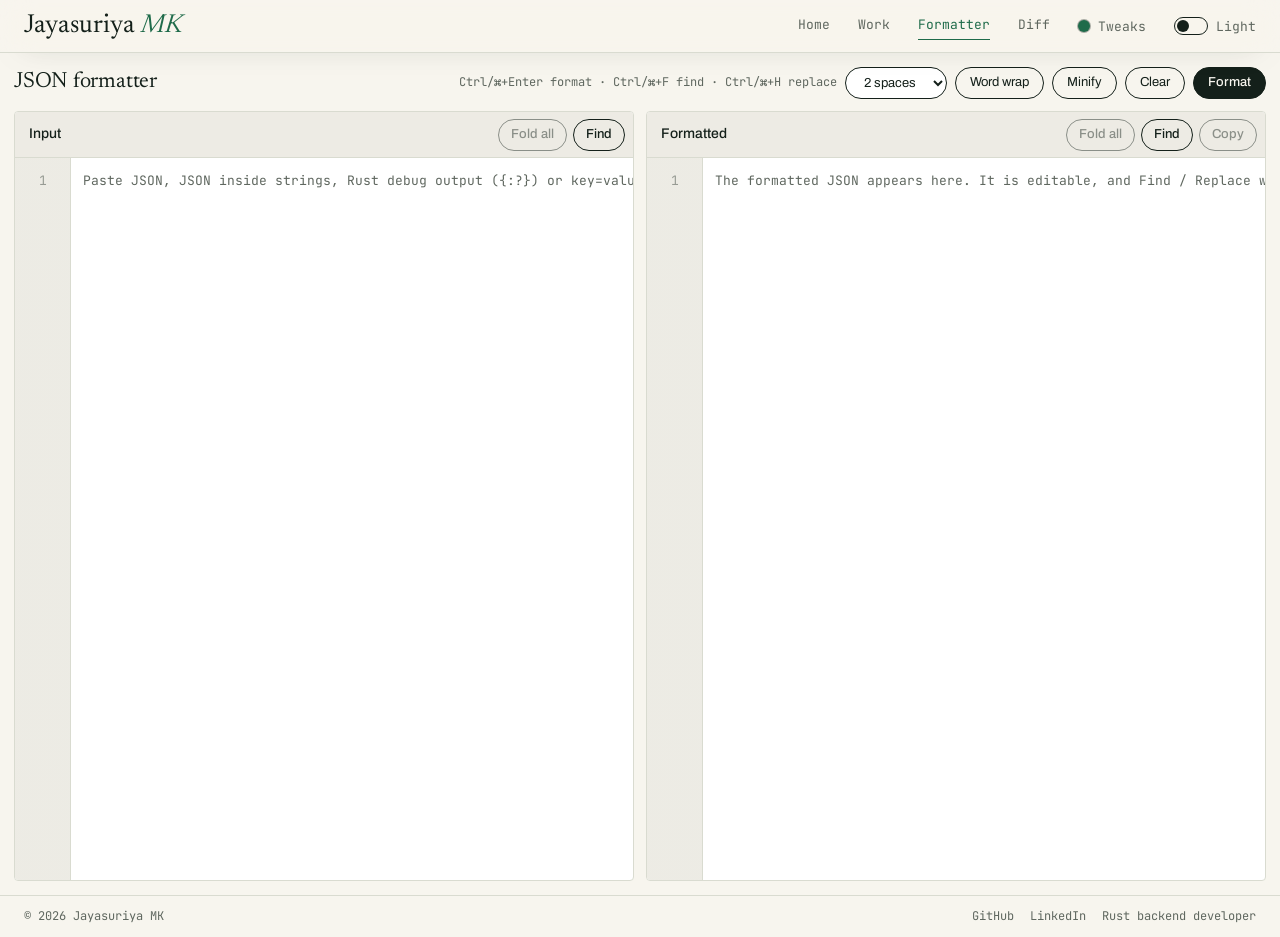
<file: JSON_Formatter.html>
<!DOCTYPE html>
<html lang="en">
<head>
<meta charset="utf-8">
<meta name="viewport" content="width=device-width, initial-scale=1, viewport-fit=cover">
<title>JSON Formatter</title>
<link rel="preconnect" href="https://fonts.googleapis.com">
<link rel="preconnect" href="https://fonts.gstatic.com" crossorigin>
<link rel="stylesheet" href="https://fonts.googleapis.com/css2?family=Newsreader:ital,opsz,wght@0,6..72,400;0,6..72,500;1,6..72,400&family=Archivo:wght@400;500;600&family=JetBrains+Mono:wght@400;500&display=swap">
<link rel="stylesheet" href="tools.css">
<link rel="stylesheet" href="palettes.css">
<script src="palette.js"></script>
<style>
  body {
    font-family: var(--sans);
    background: var(--bg);
    color: var(--ink);
  }
  .app {
    min-height: calc(100dvh - 58px);
    height: calc(100dvh - 58px);
    display: flex;
    flex-direction: column;
    gap: 12px;
    padding: 14px;
    max-width: 1500px;
    margin: 0 auto;
    box-sizing: border-box;
  }
  .bar {
    display: flex;
    align-items: center;
    flex-wrap: wrap;
    gap: 10px 14px;
  }
  h1 {
    font-family: 'Newsreader', serif;
    font-size: 22px;
    font-weight: 400;
    letter-spacing: -0.01em;
    margin: 0 auto 0 0;
    color: var(--ink);
  }
  .controls {
    display: flex;
    align-items: center;
    flex-wrap: wrap;
    gap: 8px;
  }
  button, select {
    font: inherit;
    font-size: 13px;
    color: var(--ink);
    background: transparent;
    border: 1px solid var(--ink);
    border-radius: 999px;
    padding: 6px 14px;
    cursor: pointer;
    min-height: 32px;
    line-height: 1.2;
    transition: background-color 0.15s ease, color 0.15s ease, border-color 0.15s ease;
  }
  select {
    background: var(--panel);
  }
  button:hover:not(:disabled) {
    background: var(--ink);
    color: var(--bg);
  }
  select:hover {
    border-color: var(--accent);
  }
  button:disabled {
    opacity: 0.45;
    cursor: not-allowed;
  }
  button:disabled:hover {
    background: transparent;
    color: var(--ink);
  }
  button:focus-visible, select:focus-visible, textarea:focus-visible, input:focus-visible {
    outline: 2px solid var(--accent);
    outline-offset: 2px;
  }
  button:active:not(:disabled) {
    background: var(--accent);
    border-color: var(--accent);
    color: var(--bg);
  }
  button.primary {
    background: var(--ink);
    border: 1px solid var(--ink);
    color: var(--bg);
    font-weight: 500;
  }
  button.primary:hover:not(:disabled) {
    background: var(--accent);
    border-color: var(--accent);
    color: var(--bg);
  }
  button.primary:active:not(:disabled) {
    background: var(--accent);
    border-color: var(--accent);
    color: var(--bg);
  }
  button.primary:disabled:hover {
    background: var(--ink);
    color: var(--bg);
  }
  .hint {
    color: var(--muted);
    font-size: 13px;
  }
  .hint.kbd {
    font-family: var(--mono);
    font-size: 12px;
  }

  .panes {
    flex: 1;
    min-height: 0;
    display: grid;
    grid-template-columns: 1fr 1fr;
    gap: 12px;
  }
  @media (max-width: 800px) {
    .panes { grid-template-columns: 1fr; grid-template-rows: 1fr 1fr; }
    .hint.kbd { display: none; }
  }
  .pane {
    min-height: 0;
    min-width: 0;
    display: flex;
    flex-direction: column;
    background: var(--panel);
    border: 1px solid var(--line);
    border-radius: 4px;
    overflow: hidden;
  }
  .pane-head {
    display: flex;
    align-items: center;
    justify-content: space-between;
    gap: 10px;
    min-height: 46px;
    padding: 6px 8px 6px 14px;
    background: var(--panel-2);
    border-bottom: 1px solid var(--line);
    font-weight: 500;
    font-size: 14px;
  }
  .pane-head > span:first-child { min-width: 0; overflow: hidden; text-overflow: ellipsis; white-space: nowrap; }
  .pane-head .meta {
    font-family: var(--mono);
    color: var(--muted);
    font-weight: 400;
    font-size: 12px;
    margin-left: 8px;
  }
  .pane-head .meta.ok { color: var(--ok); }
  .pane-head .meta.bad { color: var(--err); }
  .pane-head button { padding: 5px 12px; min-height: 32px; white-space: nowrap; }
  #copy.done {
    background: var(--accent);
    border-color: var(--accent);
    color: var(--bg);
  }

  /* ---------- editor ---------- */
  .edhost {
    --fs: 13px;
    --lh: 21px;
    flex: 1;
    min-height: 0;
    min-width: 0;
    display: flex;
    flex-direction: column;
  }
  @media (max-width: 800px) {
    .edhost { --fs: 16px; --lh: 24px; }
  }
  .edwrap { flex: 1; min-height: 0; position: relative; display: flex; }
  .scroller { flex: 1; min-width: 0; overflow: auto; position: relative; }
  .stack {
    position: relative;
    min-height: 100%;
    min-width: 100%;
    width: max-content;
    font: 400 var(--fs)/var(--lh) var(--mono);
    background-image: linear-gradient(to right,
      var(--panel-2) calc(var(--gutter, 44px) - 1px),
      var(--line) calc(var(--gutter, 44px) - 1px),
      var(--line) var(--gutter, 44px),
      transparent var(--gutter, 44px));
  }
  .hl, .ml, .edhost textarea {
    margin: 0;
    border: 0;
    font: inherit;
    letter-spacing: 0;
    font-variant-ligatures: none;
    tab-size: 2;
    white-space: pre;
  }
  .hl, .ml { padding: 12px 14px 12px calc(var(--gutter, 44px) + 12px); }
  .ml { position: absolute; inset: 0; color: transparent; z-index: 0; pointer-events: none; }
  .hl { position: relative; z-index: 1; pointer-events: none; color: var(--ink); }
  .edhost textarea {
    position: absolute;
    inset: 0 0 0 var(--gutter, 44px);
    padding: 12px 14px 12px 12px;
    z-index: 2;
    resize: none;
    overflow: hidden;
    outline: none;
    background: transparent;
    color: transparent;
    -webkit-text-fill-color: transparent;
    caret-color: var(--ink);
  }
  .edhost textarea::placeholder { color: var(--muted); -webkit-text-fill-color: var(--muted); }
  .edhost textarea::selection { background: var(--sel); }
  .edhost.wrap .hl, .edhost.wrap .ml, .edhost.wrap textarea { white-space: pre-wrap; overflow-wrap: anywhere; }
  .edhost.wrap .stack { width: 100%; }
  .edhost.plain { --gutter: 0px; }
  .ln { position: relative; min-height: var(--lh); }
  .hl .ln::before {
    content: attr(data-n);
    position: absolute;
    left: calc(-1 * (var(--gutter, 44px) + 12px));
    width: calc(var(--gutter, 44px) - 24px);
    text-align: right;
    color: var(--muted);
    opacity: 0.6;
    user-select: none;
  }
  .fold {
    position: absolute;
    left: -34px;
    top: 0;
    width: 20px;
    height: var(--lh);
    display: flex;
    align-items: center;
    justify-content: center;
    color: var(--muted);
    cursor: pointer;
    pointer-events: auto;
    opacity: 0;
    user-select: none;
  }
  .fold::before {
    content: "";
    width: 6px;
    height: 6px;
    border-right: 1.6px solid currentColor;
    border-bottom: 1.6px solid currentColor;
    transform: translateY(-2px) rotate(45deg);
  }
  .fold.closed::before { transform: translateX(-2px) rotate(-45deg); }
  .edhost:hover .fold, .fold.closed { opacity: 1; }
  .fold:hover { color: var(--ink); }
  .fold-ph {
    background: var(--accent-soft);
    color: var(--accent);
    border-radius: 3px;
    cursor: pointer;
    pointer-events: auto;
  }
  .edhost.folded .hl { pointer-events: auto; user-select: text; cursor: text; }
  .edhost.folded textarea { visibility: hidden; }
  .foldbar {
    display: none;
    position: absolute;
    top: 8px;
    right: 22px;
    z-index: 3;
    align-items: center;
    gap: 8px;
    padding: 3px 4px 3px 12px;
    font-size: 12px;
    color: var(--muted);
    background: var(--panel);
    border: 1px solid var(--line);
    border-radius: 999px;
    box-shadow: 0 2px 8px rgba(0, 0, 0, 0.12);
  }
  .edhost.folded .foldbar { display: flex; }
  .foldbar button { min-height: 26px; padding: 2px 10px; font-size: 12px; border-radius: 999px; }
  .ml mark { background: var(--mk); color: transparent; border-radius: 2px; }
  .ml mark.cur { background: var(--mk-cur); }

  /* find / replace bar */
  .find {
    display: none;
    flex-direction: column;
    gap: 6px;
    padding: 8px 10px;
    background: var(--panel-2);
    border-bottom: 1px solid var(--line);
  }
  .find.open { display: flex; }
  .find .row { display: flex; align-items: center; flex-wrap: wrap; gap: 6px; }
  .find .rep-row { display: none; }
  .find.rep .rep-row { display: flex; }
  .find input {
    flex: 1 1 140px;
    min-width: 0;
    min-height: 32px;
    padding: 4px 9px;
    font: 13px var(--mono);
    color: var(--ink);
    background: var(--panel);
    border: 1px solid var(--line);
    border-radius: 4px;
  }
  .find input:focus-visible { outline: 2px solid var(--accent); outline-offset: 1px; }
  .find button { min-height: 32px; padding: 3px 10px; font-size: 13px; }
  .find .cnt { font-size: 12px; color: var(--muted); min-width: 58px; text-align: center; white-space: nowrap; font-family: var(--mono); }
  .find .cnt.none { color: var(--err); }
  @media (max-width: 800px) { .find input { font-size: 16px; } }

  .actions { display: flex; align-items: center; gap: 6px; }
  button.toggle[aria-pressed="true"] {
    background: var(--accent);
    border-color: var(--accent);
    color: var(--bg);
    font-weight: 500;
  }

  .tk { color: var(--t-key); }
  .ts { color: var(--t-str); }
  .tn { color: var(--t-num); }
  .tl { color: var(--t-lit); }
  .tp { color: var(--t-punc); }

  .error {
    display: none;
    margin: 0;
    padding: 10px 14px;
    background: var(--err-bg);
    color: var(--err);
    border-top: 1px solid var(--line);
    font-size: 13px;
  }
  .error.show { display: block; }
  .error code { font-family: var(--mono); font-size: 12px; }
</style>
<script src="theme.js"></script>
</head>
<body>
<header class="site-header">
  <div class="site-header-inner">
    <a href="index.html" class="site-brand">Jayasuriya <em>MK</em></a>
    <nav class="site-nav">
      <a href="index.html" class="site-nav-link">Home</a>
      <a href="index.html#work" class="site-nav-link">Work</a>
      <a href="JSON_Formatter.html" class="site-nav-link" aria-current="page">Formatter</a>
      <a href="JSON_Diff.html" class="site-nav-link">Diff</a>
      <button type="button" class="site-theme-toggle" data-theme-toggle>
        <span class="site-toggle-track"><span class="site-toggle-knob"></span></span>
        <span class="site-toggle-label">Light</span>
      </button>
    </nav>
  </div>
</header>

<div class="app">
  <div class="bar">
    <h1>JSON formatter</h1>
    <div class="controls">
      <span class="hint kbd">Ctrl/⌘+Enter format · Ctrl/⌘+F find · Ctrl/⌘+H replace</span>
      <select id="indent" aria-label="Indentation">
        <option value="2">2 spaces</option>
        <option value="4">4 spaces</option>
        <option value="tab">Tab</option>
      </select>
      <button id="wrap" type="button" class="toggle" aria-pressed="false" title="Wrap long lines so nothing scrolls sideways">Word wrap</button>
      <button id="minify" type="button">Minify</button>
      <button id="clear" type="button">Clear</button>
      <button id="format" type="button" class="primary">Format</button>
    </div>
  </div>

  <div class="panes">
    <section class="pane" aria-label="Input">
      <div class="pane-head">
        <span>Input<span class="meta" id="inMeta"></span></span>
        <span class="actions">
          <button id="inFold" type="button" title="Fold / unfold all blocks" disabled>Fold all</button>
          <button id="inFind" type="button" title="Find / replace (Ctrl/⌘+F)">Find</button>
        </span>
      </div>
      <div class="edhost" id="inHost"></div>
      <p class="error" id="error" role="alert"></p>
    </section>

    <section class="pane" aria-label="Output">
      <div class="pane-head">
        <span>Formatted<span class="meta" id="outMeta"></span></span>
        <span class="actions">
          <button id="outFold" type="button" title="Fold / unfold all blocks" disabled>Fold all</button>
          <button id="outFind" type="button" title="Find / replace (Ctrl/⌘+F)">Find</button>
          <button id="copy" type="button" disabled>Copy</button>
        </span>
      </div>
      <div class="edhost" id="outHost"></div>
    </section>
  </div>
</div>

<footer class="site-footer">
  <span>© 2026 Jayasuriya MK</span>
  <span class="site-footer-links">
    <a href="https://github.com/MKJSM" target="_blank" rel="noopener">GitHub</a>
    <a href="https://www.linkedin.com/in/jayasuriya-mk" target="_blank" rel="noopener">LinkedIn</a>
    <span>Rust backend developer</span>
  </span>
</footer>

<script>
(function () {
  var $ = function (id) { return document.getElementById(id); };
  var errorBox = $("error");
  var copyBtn = $("copy"), inMeta = $("inMeta"), outMeta = $("outMeta");
  var indentSel = $("indent");
  var copyTimer = null;
  var currentMode = "format";            // "format" | "minify"
  var inputDirty = false;                // input edited since the last Format
  var minifyBtn = $("minify");
  var wrapBtn = $("wrap");
  var inEd, outEd;                       // created at the bottom

  // The Minify button turns into "Expand" while the output is minified.
  function setMode(m) {
    currentMode = m;
    minifyBtn.textContent = m === "minify" ? "Expand" : "Minify";
  }

  function setWrap(on) {
    inEd.setWrap(on); outEd.setWrap(on);
    wrapBtn.setAttribute("aria-pressed", on ? "true" : "false");
    try { localStorage.setItem("jsonFormatterWrap", on ? "1" : "0"); } catch (e) {}
  }

  function fmtBytes(n) {
    if (n < 1024) return n + " B";
    if (n < 1048576) return (n / 1024).toFixed(1) + " KB";
    return (n / 1048576).toFixed(2) + " MB";
  }

  // Re-serialises the original text token by token, so number literals and
  // key order stay exactly as written. JSON.parse + stringify would round
  // large integers and reorder integer-like keys.
  function rewrite(text, unit) {
    var out = [], level = 0, i = 0, n = text.length;
    var pretty = unit !== null;
    function pad(l) { return pretty ? "\n" + unit.repeat(l) : ""; }
    function isWs(c) { return c === " " || c === "\n" || c === "\r" || c === "\t"; }
    while (i < n) {
      var c = text[i];
      if (isWs(c)) { i++; continue; }
      if (c === '"') {
        var j = i + 1;
        while (j < n && text[j] !== '"') { j += text[j] === "\\" ? 2 : 1; }
        out.push(text.slice(i, j + 1));
        i = j + 1;
      } else if (c === "{" || c === "[") {
        var k = i + 1;
        while (k < n && isWs(text[k])) k++;
        var close = c === "{" ? "}" : "]";
        if (text[k] === close) { out.push(c + close); i = k + 1; }
        else { level++; out.push(c + pad(level)); i++; }
      } else if (c === "}" || c === "]") {
        level--; out.push(pad(level) + c); i++;
      } else if (c === ",") {
        out.push("," + pad(level)); i++;
      } else if (c === ":") {
        out.push(pretty ? ": " : ":"); i++;
      } else {
        var m = i;
        while (m < n && !isWs(text[m]) && ",:]}".indexOf(text[m]) === -1) m++;
        out.push(text.slice(i, m));
        i = m;
      }
    }
    return out.join("");
  }

  function esc(s) {
    return s.replace(/&/g, "&amp;").replace(/</g, "&lt;").replace(/>/g, "&gt;");
  }

  var TOKEN = /("(?:\\.|[^"\\])*")(\s*:)?|\b(true|false|null)\b|-?\d+(?:\.\d+)?(?:[eE][+-]?\d+)?|[{}\[\],:]/g;
  function highlight(text) {
    return esc(text).replace(TOKEN, function (m, str, colon, lit) {
      if (str) return colon
        ? '<span class="tk">' + str + '</span><span class="tp">' + colon + "</span>"
        : '<span class="ts">' + str + "</span>";
      if (lit) return '<span class="tl">' + m + "</span>";
      if (/^[{}\[\],:]$/.test(m)) return '<span class="tp">' + m + "</span>";
      return '<span class="tn">' + m + "</span>";
    });
  }

  // ---- rust debug start
  // Decodes a Rust string literal ("..." with Rust escapes) starting at src[i].
  // Returns { s: decoded string, end: index after the closing quote }.
  function decodeRustString(src, i) {
    var n = src.length, out = "", start = i;
    i++;
    while (i < n && src[i] !== '"') {
      var c = src[i];
      if (c === "\\") {
        var d = src[i + 1]; i += 2;
        if (d === "n") out += "\n";
        else if (d === "r") out += "\r";
        else if (d === "t") out += "\t";
        else if (d === "0") out += "\0";
        else if (d === "\\" || d === '"' || d === "'") out += d;
        else if (d === "u") {
          var m = /^\{([0-9a-fA-F]{1,6})\}/.exec(src.slice(i, i + 9));
          if (!m) throw new Error("bad \\u escape at character " + i);
          out += String.fromCodePoint(parseInt(m[1], 16));
          i += m[0].length;
        } else if (d === "x") {
          out += String.fromCharCode(parseInt(src.slice(i, i + 2), 16));
          i += 2;
        } else throw new Error("bad escape \\" + d + " at character " + (i - 2));
      } else { out += c; i++; }
    }
    if (i >= n) throw new Error("unterminated string starting at character " + start);
    return { s: out, end: i + 1 };
  }

  // Converts the `{:?}` / `{:#?}` output of a serde_json::Value, e.g.
  //   Some(Object {"a": String("x"), "n": Number(1.5), "l": Array [Null, Bool(true)]})
  // into JSON text. Number literals are copied verbatim (no precision loss).
  function debugToJson(src) {
    var i = 0, n = src.length;
    function fail(m) { throw new Error(m + " at character " + i); }
    function ws() {
      while (i < n) {
        var c = src.charCodeAt(i);
        if (c === 32 || c === 10 || c === 13 || c === 9) i++; else break;
      }
    }
    function peek(s) { ws(); return src.slice(i, i + s.length) === s; }
    function eat(s) { if (!peek(s)) fail("expected '" + s + "'"); i += s.length; }
    function rustString() {
      ws();
      if (src[i] !== '"') fail("expected a string");
      var r = decodeRustString(src, i);
      i = r.end;
      return JSON.stringify(r.s);
    }
    function value() {
      ws();
      if (peek("Some(")) { eat("Some("); var sv = value(); eat(")"); return sv; }
      if (peek("None")) { eat("None"); return "null"; }
      if (peek("Null")) { eat("Null"); return "null"; }
      if (peek("Bool(")) {
        eat("Bool(");
        var b;
        if (peek("true")) { eat("true"); b = "true"; } else { eat("false"); b = "false"; }
        eat(")");
        return b;
      }
      if (peek("Number(")) {
        eat("Number("); ws();
        var j = i;
        while (j < n && src[j] !== ")") j++;
        var num = src.slice(i, j).trim();
        if (!/^-?\d+(?:\.\d+)?(?:[eE][+-]?\d+)?$/.test(num)) fail("bad number '" + num + "'");
        i = j; eat(")");
        return num;
      }
      if (peek("String(")) { eat("String("); var s = rustString(); eat(")"); return s; }
      if (src[i] === '"') return rustString(); // Option<String>: Some("...")
      if (peek("Array")) {
        eat("Array"); eat("[");
        var items = [];
        while (!peek("]")) {
          items.push(value());
          if (peek(",")) eat(","); else break;
        }
        eat("]");
        return "[" + items.join(",") + "]";
      }
      if (peek("Object")) {
        eat("Object"); eat("{");
        var ent = [];
        while (!peek("}")) {
          var k = rustString(); eat(":");
          ent.push(k + ":" + value());
          if (peek(",")) eat(","); else break;
        }
        eat("}");
        return "{" + ent.join(",") + "}";
      }
      fail("unexpected token");
    }
    var res = value(); ws();
    if (i < n) fail("unexpected trailing text");
    return res;
  }

  // Also matches the JSON-escaped form: Some(Object {\"a\": String(\"x\")})
  var DEBUG_START = /^\s*(?:Some\(\s*\\?"|(?:Some\(\s*)?(?:Object\s*\{|Array\s*\[|String\(\s*\\?"|Number\(|Bool\(|Null\b))/;
  function looksLikeDebug(s) { return DEBUG_START.test(s); }

  // Raw pasted debug text. Returns null when the text isn't debug output,
  // throws when it looks like debug output but can't be converted.
  function tryDebug(text) {
    if (!looksLikeDebug(text)) return null;
    try { return debugToJson(text); }
    catch (e1) {
      if (text.indexOf('\\"') !== -1) {
        var unescaped = null;
        try { unescaped = JSON.parse('"' + text + '"'); } catch (e) {}
        if (unescaped !== null) { try { return debugToJson(unescaped); } catch (e) {} }
      }
      throw e1;
    }
  }

  // Walks parsed JSON and swaps string fields that hold either
  //   - a JSON object/array encoded as a string ("{\"a\": 1}"), or
  //   - Rust debug output,
  // for a placeholder; the converted text is spliced back in by splice().
  // Nested cases (JSON string inside a JSON string, debug inside either) are
  // expanded recursively. ctx = { texts: [], dbg: 0, json: 0 }.
  function expandDebug(v, ctx) {
    if (typeof v === "string") {
      var t = v.trim(), c = t.charAt(0), e = t.charAt(t.length - 1);
      if ((c === "{" && e === "}") || (c === "[" && e === "]")) {
        var inner;
        try { inner = JSON.parse(protectNumbers(t)); } catch (err) { inner = undefined; }
        if (inner !== undefined) {
          var dbgBefore = ctx.dbg, jsonBefore = ctx.json;
          var sub = expandDebug(inner, ctx);
          ctx.json++;
          // Keep the original text (exact numbers) unless something inside changed.
          var changed = ctx.dbg !== dbgBefore || ctx.json !== jsonBefore + 1;
          ctx.texts.push(changed ? JSON.stringify(sub) : t);
          return "@@DBG" + (ctx.texts.length - 1) + "@@";
        }
      }
      if (looksLikeDebug(v)) {
        var conv;
        try { conv = debugToJson(v); } catch (err) { conv = null; }
        if (conv !== null) {
          ctx.dbg++;
          // Some("{...}") decodes to a plain string: it may itself hold JSON / debug text.
          if (conv.charAt(0) === '"') {
            var decoded = JSON.parse(conv), deeper = expandDebug(decoded, ctx);
            if (deeper !== decoded) return deeper;
          }
          ctx.texts.push(conv);
          return "@@DBG" + (ctx.texts.length - 1) + "@@";
        }
      }
      return v;
    }
    if (Array.isArray(v)) return v.map(function (x) { return expandDebug(x, ctx); });
    if (v && typeof v === "object") {
      var o = {};
      Object.keys(v).forEach(function (k) { o[k] = expandDebug(v[k], ctx); });
      return o;
    }
    return v;
  }

  // JSON.parse rounds numbers beyond double precision (e.g. 64-bit IDs).
  // Wrap such literals in a placeholder string so they survive a parse/stringify.
  function protectNumbers(t) {
    var out = "", i = 0, n = t.length, num = /-?\d+(?:\.\d+)?(?:[eE][+-]?\d+)?/y;
    while (i < n) {
      var c = t[i];
      if (c === '"') {
        var j = i + 1;
        while (j < n && t[j] !== '"') j += t[j] === "\\" ? 2 : 1;
        out += t.slice(i, j + 1); i = j + 1;
      } else if (c === "-" || (c >= "0" && c <= "9")) {
        num.lastIndex = i;
        var m = num.exec(t);
        if (!m) { out += c; i++; continue; }
        var lit = m[0];
        out += lit.replace(/\D/g, "").length >= 16 ? '"@@NUM' + lit + '@@"' : lit;
        i += lit.length;
      } else { out += c; i++; }
    }
    return out;
  }

  // Replaces placeholders with their converted text, repeating for nesting.
  function splice(text, ctx) {
    var prev;
    do {
      prev = text;
      text = text.replace(/"@@DBG(\d+)@@"/g, function (m, d) { return ctx.texts[+d]; });
    } while (text !== prev);
    return text.replace(/"@@NUM([^@]+)@@"/g, "$1");
  }

  // Lenient fallback: {json: 1} -> {"json": 1}. Strings are copied verbatim.
  function quoteBareKeys(t) {
    var out = "", i = 0, n = t.length, word = /[A-Za-z_$][\w$-]*/y;
    while (i < n) {
      var c = t[i];
      if (c === '"') {
        var j = i + 1;
        while (j < n && t[j] !== '"') j += t[j] === "\\" ? 2 : 1;
        out += t.slice(i, j + 1); i = j + 1;
      } else if (/[A-Za-z_$]/.test(c)) {
        word.lastIndex = i;
        var w = word.exec(t)[0], k = i + w.length;
        while (k < n && /\s/.test(t[k])) k++;
        out += t[k] === ":" ? '"' + w + '"' : w;
        i += w.length;
      } else { out += c; i++; }
    }
    return out;
  }
  // Converts Rust *derived* Debug output and logfmt-style `key=value` pairs to
  // JSON text, e.g.
  //   { identifier: Some(Ident { type: Some("email") }), order: None } res="{\"ok\":true}"
  // Struct/variant names are dropped, Some(x) / newtypes become x, None becomes
  // null, tuples become arrays. A key=value pair becomes an object field; several
  // top-level pieces are collected into one object.
  var looseTruncated = false;
  function looseToJson(src) {
    looseTruncated = false;
    var i = 0, n = src.length, bareTop = false;
    var IDENT = /[A-Za-z_][\w$]*(?:::[A-Za-z_][\w$]*)*/y;
    var PAIR = /[A-Za-z_][\w.\-]*=/y;
    var INTKEY = /-?\d+/y;
    var NUMBER = /^-?(?:0|[1-9]\d*)(?:\.\d+)?(?:[eE][+-]?\d+)?$/;
    function fail(m) { throw new Error(m + " at character " + i); }
    function ws() {
      while (i < n) {
        var c = src.charCodeAt(i);
        if (c === 32 || c === 10 || c === 13 || c === 9) i++; else break;
      }
    }
    function str() {
      var r;
      try { r = decodeRustString(src, i); }
      catch (e) {
        // A log line cut off before the closing quote: take the rest as the string.
        if (!/^unterminated/.test(e.message)) throw e;
        r = decodeRustString(src + '"', i);
        looseTruncated = true;
      }
      i = r.end;
      return JSON.stringify(r.s);
    }
    function token(top) {
      var s = i;
      while (i < n) {
        var ch = src[i];
        if (/\s/.test(ch) || (!top && ",)}]".indexOf(ch) !== -1)) break;
        i++;
      }
      return src.slice(s, i);
    }
    function scalar(tok) {
      if (NUMBER.test(tok) || tok === "true" || tok === "false") return tok;
      if (tok === "None") return "null";
      return JSON.stringify(tok);
    }
    function tuple(arr) {
      return arr.length === 0 ? "null" : arr.length === 1 ? arr[0] : "[" + arr.join(",") + "]";
    }
    function items(close) {
      var out = [];
      ws();
      while (src[i] !== close) {
        if (i >= n) fail("expected '" + close + "'");
        out.push(value(false));
        ws();
        if (src[i] === ",") { i++; ws(); }
        else if (src[i] !== close) fail("expected ',' or '" + close + "'");
      }
      i++;
      return out;
    }
    function keyTok() {
      ws();
      if (src[i] === '"') return str();
      IDENT.lastIndex = i;
      var m = IDENT.exec(src);
      if (!m) { INTKEY.lastIndex = i; m = INTKEY.exec(src); }
      if (!m) return null;
      i += m[0].length;
      return JSON.stringify(m[0]);
    }
    function braces() {
      i++; ws();
      if (src[i] === "}") { i++; return "{}"; }
      var save = i, k = keyTok();
      ws();
      if (k !== null && src[i] === ":" && src[i + 1] !== ":") {
        var ent = [];
        for (;;) {
          i++; // ':'
          ent.push(k + ":" + value(false));
          ws();
          if (src[i] === ",") { i++; ws(); }
          if (src[i] === "}") { i++; break; }
          if (i >= n) fail("expected '}'");
          k = keyTok(); ws();
          if (k === null || src[i] !== ":") fail("expected a field name followed by ':'");
        }
        return "{" + ent.join(",") + "}";
      }
      i = save; // a set: {1, 2, 3}
      return "[" + items("}").join(",") + "]";
    }
    function value(top) {
      ws();
      if (i >= n) fail("unexpected end of input");
      var c = src[i];
      if (c === '"') return str();
      if (c === "'") {
        var j = i + 1;
        while (j < n && src[j] !== "'") j += src[j] === "\\" ? 2 : 1;
        var raw = src.slice(i + 1, j); i = j + 1;
        try { return JSON.stringify(decodeRustString('"' + raw + '"', 0).s); }
        catch (e) { return JSON.stringify(raw); }
      }
      if (c === "{") return braces();
      if (c === "[") { i++; return "[" + items("]").join(",") + "]"; }
      if (c === "(") { i++; return tuple(items(")")); }
      IDENT.lastIndex = i;
      var m = IDENT.exec(src);
      if (m) {
        var after = i + m[0].length;
        if (src[after] === "(") { i = after + 1; return tuple(items(")")); }
        var j2 = src[after] === " " ? after + 1 : after;
        if (src[j2] === "{") { i = j2; return braces(); }
        if (src[j2] === "[") { i = j2 + 1; return "[" + items("]").join(",") + "]"; }
      }
      if (top) bareTop = true;
      var tok = token(top);
      if (!tok) fail("unexpected character '" + c + "'");
      return scalar(tok);
    }

    var entries = [], used = {}, textParts = [], textEntry = null, structured = 0, unnamed = 0;
    function uniqueKey(k) {
      var base = k, c = 1;
      while (used[k]) k = base + "_" + (++c);
      used[k] = true;
      return k;
    }
    ws();
    while (i < n) {
      PAIR.lastIndex = i;
      var pm = PAIR.exec(src);
      if (pm && src[i + pm[0].length] !== "=") {
        i += pm[0].length;
        entries.push([uniqueKey(pm[0].slice(0, -1)), value(true)]);
        structured++;
      } else {
        var start = i;
        bareTop = false;
        var v = value(true);
        if (bareTop) {
          // Loose words (timestamps, log levels, ...) are gathered into one "text" field.
          textParts.push(src.slice(start, i).trim());
          if (!textEntry) { textEntry = [uniqueKey("text"), null]; entries.push(textEntry); }
        } else {
          unnamed++;
          entries.push([uniqueKey(unnamed === 1 ? "value" : "value_" + unnamed), v]);
          structured++;
        }
      }
      ws();
    }
    if (!structured) fail("no struct, JSON or key=value data found");
    if (textEntry) textEntry[1] = JSON.stringify(textParts.join(" "));
    if (entries.length === 1 && entries[0][0] === "value") return entries[0][1];
    return "{" + entries.map(function (e) { return JSON.stringify(e[0]) + ":" + e[1]; }).join(",") + "}";
  }

  // Non-JSON input -> { text: JSON text, note } using the best matching format.
  // Returns null when the input just looks like broken JSON (so the caller can
  // report the precise JSON error); throws when it looks like Rust output but
  // cannot be converted.
  function convertToJson(text) {
    var fixed = quoteBareKeys(text);
    if (fixed !== text) {
      try { JSON.parse(fixed); return { text: fixed, note: "quoted bare keys" }; } catch (e) {}
    }
    var err1 = null;
    try {
      var d = tryDebug(text);
      if (d !== null) return { text: d, note: "Rust debug converted" };
    } catch (e) { err1 = e; }
    try {
      var lt = looseToJson(text);
      return { text: lt, note: "Rust struct / log format converted" + (looseTruncated ? " (missing closing quote added)" : "") };
    } catch (e2) {
      var jsonish = /^\s*(?:\{\s*["}]|\[\s*["\]\[{\d\-]|\[\s*(?:true|false|null)\b)/.test(text);
      if (jsonish && !err1) return null;
      throw err1 || e2;
    }
  }
  // ---- rust debug end

  // ---------------------------------------------------------------------------
  // Editor: a textarea laid over a syntax-highlighted copy of its text, with line
  // numbers, word wrap, and Find / Replace (case, whole word, regex, replace all).
  // ---------------------------------------------------------------------------
  var EDITOR_HTML =
    '<div class="find" role="search">' +
      '<div class="row">' +
        '<input type="text" class="f-find" placeholder="Find" aria-label="Find" spellcheck="false" autocomplete="off" autocapitalize="off">' +
        '<button type="button" class="toggle f-case" aria-pressed="false" title="Match case" aria-label="Match case">Aa</button>' +
        '<button type="button" class="toggle f-word" aria-pressed="false" title="Whole word" aria-label="Whole word">W</button>' +
        '<button type="button" class="toggle f-rx" aria-pressed="false" title="Regular expression" aria-label="Regular expression">.*</button>' +
        '<span class="cnt f-cnt"></span>' +
        '<button type="button" class="f-prev" title="Previous match (Shift+Enter)" aria-label="Previous match">&#8593;</button>' +
        '<button type="button" class="f-next" title="Next match (Enter)" aria-label="Next match">&#8595;</button>' +
        '<button type="button" class="toggle f-tog" aria-pressed="false" title="Show replace (Ctrl/\u2318+H)" aria-label="Toggle replace">Replace</button>' +
        '<button type="button" class="f-close" title="Close (Esc)" aria-label="Close find">&#10005;</button>' +
      '</div>' +
      '<div class="row rep-row">' +
        '<input type="text" class="f-repl" placeholder="Replace with" aria-label="Replace with" spellcheck="false" autocomplete="off" autocapitalize="off">' +
        '<button type="button" class="f-one">Replace</button>' +
        '<button type="button" class="f-all">Replace all</button>' +
      '</div>' +
    '</div>' +
    '<div class="edwrap"><div class="scroller"><div class="stack">' +
      '<div class="ml" aria-hidden="true"></div>' +
      '<div class="hl" aria-hidden="true"></div>' +
      '<textarea spellcheck="false" autocomplete="off" autocapitalize="off" wrap="off"></textarea>' +
    '</div></div>' +
    '<div class="foldbar"><span>Folded view is read-only</span><button type="button" class="f-unfold">Unfold all</button></div>' +
    '</div>';

  // Foldable regions: multi-line {...}, [...] and (...) blocks, keyed by start line.
  // Brackets inside "strings" are ignored; a string never spans lines.
  function computeRegions(lines) {
    var map = new Map(), stack = [];
    for (var i = 0; i < lines.length; i++) {
      var L = lines[i], inStr = false;
      for (var j = 0; j < L.length; j++) {
        var c = L.charCodeAt(j);
        if (inStr) { if (c === 92) j++; else if (c === 34) inStr = false; continue; }
        if (c === 34) { inStr = true; continue; }
        if (c === 123 || c === 91 || c === 40) stack.push({ ch: c, line: i });
        else if (c === 125 || c === 93 || c === 41) {
          var want = c === 125 ? 123 : c === 93 ? 91 : 40;
          for (var k = stack.length - 1; k >= 0; k--) {
            if (stack[k].ch === want) {
              var o = stack[k]; stack.length = k;
              if (i > o.line && (!map.has(o.line) || map.get(o.line) < i)) map.set(o.line, i);
              break;
            }
          }
        }
      }
    }
    return map;
  }

  // Expands $&, $$, $1..$99 and $<name> in a replacement string for match m.
  function expandReplacement(repl, m) {
    return repl.replace(/\$(\$|&|\d{1,2}|<[^>]*>)/g, function (all, t) {
      if (t === "$") return "$";
      if (t === "&") return m[0];
      if (t.charAt(0) === "<") return (m.groups && m.groups[t.slice(1, -1)]) || "";
      var k = +t;
      return k > 0 && k < m.length ? (m[k] === undefined ? "" : m[k]) : all;
    });
  }

  function makeEditor(host, opts) {
    host.innerHTML = EDITOR_HTML;
    var q = function (s) { return host.querySelector(s); };
    var findBox = q(".find"), fIn = q(".f-find"), rIn = q(".f-repl"), cnt = q(".f-cnt");
    var bCase = q(".f-case"), bWord = q(".f-word"), bRx = q(".f-rx"), bTog = q(".f-tog");
    var scroller = q(".scroller"), ml = q(".ml"), hl = q(".hl"), ta = q("textarea");
    var BIG = 1500000;              // above this many characters: plain text, no highlighting
    var MAX_MATCHES = 10000;
    var text = "", ranges = [], cur = -1, capped = false, from = null, raf = 0, listeners = [];
    var lines = [], starts = [], regions = new Map(), folded = new Set(), regionsText = null, foldListeners = [];
    ta.placeholder = (opts && opts.placeholder) || "";

    function isOn(b) { return b.getAttribute("aria-pressed") === "true"; }
    function setOn(b, on) { b.setAttribute("aria-pressed", on ? "true" : "false"); }

    // ---- rendering --------------------------------------------------------
    function render() {
      raf = 0;
      text = ta.value;
      if (text.length > BIG) {
        host.classList.add("plain");
        host.style.removeProperty("--gutter");
        lines = []; starts = []; regions = new Map(); folded.clear(); regionsText = null;
        hl.textContent = text + "\n";
        host.classList.remove("folded"); ta.readOnly = false;
        notifyFold();
      } else {
        host.classList.remove("plain");
        lines = text.split("\n");
        starts = new Array(lines.length);
        for (var i = 0, off = 0; i < lines.length; i++) { starts[i] = off; off += lines[i].length + 1; }
        if (text !== regionsText) { regions = computeRegions(lines); regionsText = text; folded.clear(); }
        host.style.setProperty("--gutter", "calc(" + Math.max(2, String(lines.length).length) + "ch + 40px)");
        paintLines();
      }
      if (findBox.classList.contains("open")) search();
    }

    // Draws the visible lines. Lines inside a folded block are left out; the
    // block's first line shows "…" and the closing bracket instead.
    function paintLines() {
      var out = [], hidden = -1;
      for (var i = 0; i < lines.length; i++) {
        if (i <= hidden) continue;
        var isReg = regions.has(i), isF = isReg && folded.has(i), inner;
        if (isF) {
          var e = regions.get(i);
          inner = highlight(lines[i]) + '<span class="fold-ph" data-l="' + i + '" title="Click to unfold">\u2026</span>' + highlight(lines[e].replace(/^\s+/, ""));
          hidden = e;
        } else inner = highlight(lines[i]);
        out.push('<div class="ln" data-n="' + (i + 1) + '">' +
          (isReg ? '<span class="fold ' + (isF ? "closed" : "open") + '" data-l="' + i + '" title="' + (isF ? "Unfold" : "Fold") + '"></span>' : "") +
          inner + "</div>");
      }
      hl.innerHTML = out.join("");
      var has = folded.size > 0;
      host.classList.toggle("folded", has);
      ta.readOnly = has;
      notifyFold();
    }

    function notifyFold() {
      for (var i = 0; i < foldListeners.length; i++) foldListeners[i]({ folded: folded.size > 0, regions: regions.size });
    }
    function lineOf(idx) {
      var lo = 0, hi = starts.length - 1;
      while (lo < hi) { var mid = (lo + hi + 1) >> 1; if (starts[mid] <= idx) lo = mid; else hi = mid - 1; }
      return lo;
    }
    function applyFold() {
      var wasFocused = document.activeElement === ta;
      paintLines();
      renderMatches();
      if (folded.size > 0) { if (wasFocused) { ta.blur(); q(".f-unfold").focus(); } }
    }
    function toggleFold(line) {
      if (!regions.has(line)) return;
      if (folded.has(line)) folded.delete(line); else folded.add(line);
      var nowOpen = folded.size === 0;
      applyFold();
      if (nowOpen) ta.focus({ preventScroll: true });
    }
    function foldAll() {
      if (!regions.size) return;
      var keys = Array.from(regions.keys()).sort(function (a, b) { return a - b; });
      // Keep the root block (the one wrapping the whole document) open when there is more to fold.
      var first = 0; while (first < lines.length && !lines[first].trim()) first++;
      var last = lines.length - 1; while (last > 0 && !lines[last].trim()) last--;
      var skipRoot = keys.length > 1 && regions.get(first) === last ? first : -1;
      folded.clear();
      keys.forEach(function (k) { if (k !== skipRoot) folded.add(k); });
      applyFold();
    }
    function unfoldAll() {
      if (!folded.size) return;
      folded.clear();
      applyFold();
      ta.focus({ preventScroll: true });
    }
    // Unfolds whatever hides the given line. Returns true when something changed.
    function ensureVisible(ln) {
      var changed = false;
      folded.forEach(function (st) { if (st < ln && ln <= regions.get(st)) { folded.delete(st); changed = true; } });
      if (changed) { paintLines(); renderMatches(); }
      return changed;
    }

    function renderNow() { if (raf) { cancelAnimationFrame(raf); raf = 0; } render(); }
    function schedule() { if (!raf) raf = requestAnimationFrame(render); }

    ta.addEventListener("input", function () {
      schedule();
      for (var i = 0; i < listeners.length; i++) listeners[i]();
    });
    // The textarea is exactly as tall as its content, so it should never scroll itself.
    ta.addEventListener("scroll", function () { ta.scrollTop = 0; ta.scrollLeft = 0; });

    // ---- find -------------------------------------------------------------
    function compile() {
      var qv = fIn.value;
      if (!qv) return null;
      var src = isOn(bRx) ? qv : qv.replace(/[.*+?^${}()|[\]\\]/g, "\\$&");
      if (isOn(bWord)) src = "\\b(?:" + src + ")\\b";
      try { return new RegExp(src, "gm" + (isOn(bCase) ? "" : "i")); } catch (e) { return e; }
    }

    function statusText() {
      if (!ranges.length) return "";
      return (cur + 1) + " of " + ranges.length + (capped ? "+" : "");
    }

    function renderMatches() {
      if (host.classList.contains("plain") || !ranges.length) { ml.innerHTML = ""; return; }
      var out = [], ri = 0, hidden = -1;
      for (var i = 0; i < lines.length; i++) {
        var line = lines[i], off = starts[i], end = off + line.length, html = "", p = off;
        while (ri < ranges.length && ranges[ri].e <= off) ri++;
        if (i <= hidden) continue;
        for (var r = ri; r < ranges.length && ranges[r].s < end; r++) {
          var a = Math.max(ranges[r].s, off), b = Math.min(ranges[r].e, end);
          if (a > p) html += esc(text.slice(p, a));
          if (b > a) html += '<mark data-i="' + r + '"' + (r === cur ? ' class="cur"' : "") + ">" + esc(text.slice(a, b)) + "</mark>";
          p = Math.max(p, b);
        }
        if (p < end) html += esc(text.slice(p, end));
        if (regions.has(i) && folded.has(i)) {
          var e2 = regions.get(i);
          html += "\u2026" + esc(lines[e2].replace(/^\s+/, ""));
          hidden = e2;
        }
        out.push('<div class="ln">' + html + "</div>");
      }
      ml.innerHTML = out.join("");
    }

    function search() {
      var re = compile(), status = "", none = false;
      ranges = []; cur = -1; capped = false;
      if (re instanceof Error) { status = "Invalid regex"; none = true; }
      else if (re) {
        var m;
        while ((m = re.exec(text)) !== null) {
          if (m[0] === "") { re.lastIndex++; continue; }
          if (ranges.length >= MAX_MATCHES) { capped = true; break; }
          ranges.push({ s: m.index, e: m.index + m[0].length });
        }
        if (ranges.length) {
          var pos = from !== null ? from : ta.selectionStart;
          cur = 0;
          for (var k = 0; k < ranges.length; k++) { if (ranges[k].s >= pos) { cur = k; break; } }
          status = statusText();
        } else { status = "No results"; none = true; }
      }
      from = null;
      cnt.textContent = status;
      cnt.classList.toggle("none", none);
      renderMatches();
    }

    function reveal() {
      var mk = ml.querySelector("mark.cur");
      if (!mk) return;
      var r = mk.getBoundingClientRect(), s = scroller.getBoundingClientRect();
      if (r.top < s.top + 24 || r.bottom > s.bottom - 24) scroller.scrollTop += r.top - s.top - s.height / 3;
      if (r.left < s.left + 24 || r.right > s.right - 24) scroller.scrollLeft += r.left - s.left - s.width / 3;
    }

    function go(k, doReveal) {
      if (!ranges.length) return;
      cur = (k + ranges.length) % ranges.length;
      ensureVisible(lineOf(ranges[cur].s));
      var olds = ml.querySelectorAll("mark.cur");
      for (var i = 0; i < olds.length; i++) olds[i].classList.remove("cur");
      var news = ml.querySelectorAll('mark[data-i="' + cur + '"]');
      for (var j = 0; j < news.length; j++) news[j].classList.add("cur");
      try { ta.setSelectionRange(ranges[cur].s, ranges[cur].e); } catch (e) {}
      cnt.textContent = statusText();
      if (doReveal !== false) reveal();
    }

    function refresh() { search(); if (ranges.length) go(cur, true); }

    function edit(s, e, str) {
      var prev = document.activeElement;
      ta.focus({ preventScroll: true });
      ta.setSelectionRange(s, e);
      var ok = false;
      try { ok = str === "" ? document.execCommand("delete") : document.execCommand("insertText", false, str); } catch (x) {}
      if (!ok) { ta.setRangeText(str, s, e, "end"); ta.dispatchEvent(new Event("input", { bubbles: true })); }
      if (prev && prev !== ta && prev.focus) prev.focus({ preventScroll: true });
    }

    function replaceOne() {
      unfoldAll();
      var re = compile();
      if (!re || re instanceof Error || cur < 0) return;
      var r = ranges[cur], rep = rIn.value;
      if (isOn(bRx)) {
        var y = new RegExp(re.source, re.flags.replace("g", "") + "y");
        y.lastIndex = r.s;
        var m = y.exec(ta.value);
        if (m) rep = expandReplacement(rIn.value, m);
      }
      from = r.s + rep.length;
      edit(r.s, r.e, rep);
      renderNow();
      if (ranges.length) go(cur, true);
    }

    function replaceAll() {
      unfoldAll();
      var re = compile();
      if (!re || re instanceof Error) return;
      var src = ta.value, out = "", last = 0, n = 0, m;
      re.lastIndex = 0;
      while ((m = re.exec(src)) !== null) {
        if (m[0] === "") { re.lastIndex++; continue; }
        out += src.slice(last, m.index) + (isOn(bRx) ? expandReplacement(rIn.value, m) : rIn.value);
        last = m.index + m[0].length;
        n++;
      }
      if (!n) return;
      out += src.slice(last);
      edit(0, src.length, out);
      renderNow();
      cnt.textContent = "Replaced " + n;
    }

    function openFind(withReplace) {
      findBox.classList.add("open");
      if (withReplace) findBox.classList.add("rep");
      setOn(bTog, findBox.classList.contains("rep"));
      var sel = ta.value.slice(ta.selectionStart, ta.selectionEnd);
      if (sel && sel.indexOf("\n") < 0 && sel.length <= 200) fIn.value = sel;
      renderNow();
      (withReplace && fIn.value ? rIn : fIn).focus();
      (withReplace && fIn.value ? rIn : fIn).select();
    }
    function closeFind() {
      findBox.classList.remove("open");
      ranges = []; cur = -1; ml.innerHTML = "";
      ta.focus({ preventScroll: true });
    }

    hl.addEventListener("click", function (e) {
      var t = e.target.closest ? e.target.closest(".fold, .fold-ph") : null;
      if (t) toggleFold(+t.getAttribute("data-l"));
    });
    hl.addEventListener("mousedown", function (e) {
      if (e.target.closest && e.target.closest(".fold")) e.preventDefault();   // keep focus where it is
    });
    q(".f-unfold").addEventListener("click", unfoldAll);

    fIn.addEventListener("input", refresh);
    [bCase, bWord, bRx].forEach(function (b) {
      b.addEventListener("click", function () { setOn(b, !isOn(b)); refresh(); fIn.focus(); });
    });
    bTog.addEventListener("click", function () {
      var on = !findBox.classList.contains("rep");
      findBox.classList.toggle("rep", on); setOn(bTog, on);
      (on ? rIn : fIn).focus();
    });
    q(".f-next").addEventListener("click", function () { if (!ranges.length) search(); go(cur + 1); });
    q(".f-prev").addEventListener("click", function () { if (!ranges.length) search(); go(cur - 1); });
    q(".f-close").addEventListener("click", closeFind);
    q(".f-one").addEventListener("click", replaceOne);
    q(".f-all").addEventListener("click", replaceAll);
    fIn.addEventListener("keydown", function (e) {
      if (e.key === "Enter") { e.preventDefault(); if (!ranges.length) search(); go(cur + (e.shiftKey ? -1 : 1)); }
    });
    rIn.addEventListener("keydown", function (e) {
      if (e.key === "Enter") { e.preventDefault(); if (e.ctrlKey || e.metaKey) replaceAll(); else replaceOne(); }
    });
    host.addEventListener("keydown", function (e) {
      var mod = e.ctrlKey || e.metaKey;
      if (mod && !e.altKey && e.code === "KeyF") { e.preventDefault(); openFind(false); }
      else if ((mod && !e.altKey && e.code === "KeyH") || (e.metaKey && e.altKey && e.code === "KeyF")) { e.preventDefault(); openFind(true); }
      else if (mod && e.shiftKey && e.code === "BracketLeft") {          // fold the block around the caret
        e.preventDefault();
        var ln = lineOf(ta.selectionStart), best = -1;
        regions.forEach(function (end, st) { if (st <= ln && ln < end && !folded.has(st) && st > best) best = st; });
        if (best >= 0) { folded.add(best); applyFold(); }
      }
      else if (mod && e.shiftKey && e.code === "BracketRight") { e.preventDefault(); unfoldAll(); }
      else if (e.key === "F3") { e.preventDefault(); if (!ranges.length) search(); go(cur + (e.shiftKey ? -1 : 1)); }
      else if (e.key === "Escape" && findBox.classList.contains("open")) { e.preventDefault(); closeFind(); }
    });

    // ---- public API -------------------------------------------------------
    render();
    return {
      getValue: function () { return ta.value; },
      setValue: function (t) {
        ta.value = t;
        try { ta.setSelectionRange(0, 0); } catch (e) {}
        scroller.scrollTop = 0; scroller.scrollLeft = 0;
        renderNow();
      },
      setSelection: function (a, b) { try { ta.setSelectionRange(a, b); } catch (e) {} },
      focus: function () { ta.focus(); },
      onInput: function (fn) { listeners.push(fn); },
      openFind: openFind,
      setWrap: function (on) {
        host.classList.toggle("wrap", on);
        ta.setAttribute("wrap", on ? "soft" : "off");
      },
      scrollToIndex: function (i) {
        var line = lineOf(i);
        ensureVisible(line);
        var el = hl.querySelector('.ln[data-n="' + (line + 1) + '"]');
        if (el) scroller.scrollTop = Math.max(0, el.offsetTop - scroller.clientHeight / 3);
      },
      foldAll: foldAll,
      unfoldAll: unfoldAll,
      hasFolds: function () { return folded.size > 0; },
      onFold: function (fn) { foldListeners.push(fn); fn({ folded: folded.size > 0, regions: regions.size }); }
    };
  }

  function unitFor(v) { return v === "tab" ? "\t" : " ".repeat(parseInt(v, 10)); }

  function locate(text, err) {
    var msg = String(err && err.message || err);
    var pos = null, line = null, col = null, m;
    if ((m = msg.match(/line (\d+) column (\d+)/i))) { line = +m[1]; col = +m[2]; }
    if ((m = msg.match(/position (\d+)/i))) { pos = +m[1]; }
    if (pos === null && line !== null) {
      var lines = text.split("\n"), p = 0;
      for (var i = 0; i < line - 1 && i < lines.length; i++) p += lines[i].length + 1;
      pos = p + col - 1;
    }
    if (pos !== null && line === null) {
      var before = text.slice(0, pos).split("\n");
      line = before.length; col = before[before.length - 1].length + 1;
    }
    return { msg: msg, pos: pos, line: line, col: col };
  }

  function showError(text, err) {
    var loc = locate(text, err);
    var where = loc.line ? " (line " + loc.line + ", column " + loc.col + ")" : "";
    var snippet = "";
    if (loc.line) {
      var l = text.split("\n")[loc.line - 1] || "";
      if (l.length > 120) l = l.slice(Math.max(0, loc.col - 60), loc.col + 60);
      snippet = "<br><code>" + esc(l) + "</code>";
    }
    errorBox.innerHTML = "<strong>Invalid JSON" + where + ".</strong> " + esc(loc.msg.replace(/^JSON\.parse: /, "")) + snippet;
    errorBox.classList.add("show");
    if (loc.pos !== null && text === inEd.getValue()) {
      inEd.setSelection(loc.pos, Math.min(loc.pos + 1, text.length));
      inEd.focus();
      inEd.scrollToIndex(loc.pos);
    }
  }

  function showPlain(msg) {
    errorBox.innerHTML = "<strong>Conversion failed.</strong> " + esc(msg);
    errorBox.classList.add("show");
  }

  function clearError() { errorBox.classList.remove("show"); errorBox.textContent = ""; }

  function setOutput(text, label) {
    outEd.setValue(text);
    outMeta.className = "meta ok";
    outMeta.textContent = label + " · " + fmtBytes(new Blob([text]).size);
    outMeta.title = outMeta.textContent;
    copyBtn.disabled = false;
  }

  function resetOutput() {
    outEd.setValue("");
    outMeta.textContent = "";
    outMeta.className = "meta";
    copyBtn.disabled = true;
    setMode("format");
  }

  // Live validity for the (editable) output pane.
  var validateTimer = null;
  function onOutputEdited() {
    copyBtn.disabled = !outEd.getValue();
    clearTimeout(validateTimer);
    validateTimer = setTimeout(function () {
      var t = outEd.getValue();
      if (!t.trim()) { outMeta.textContent = ""; outMeta.className = "meta"; return; }
      var size = fmtBytes(new Blob([t]).size);
      try { JSON.parse(t); outMeta.className = "meta ok"; outMeta.textContent = "Valid · edited · " + size; }
      catch (e) {
        var loc = locate(t, e);
        outMeta.className = "meta bad";
        outMeta.textContent = "Invalid JSON" + (loc.line ? " · line " + loc.line + ", col " + loc.col : "") + " · edited";
      }
    }, 250);
  }

  // Re-indent / minify the text currently in the output pane (keeps manual edits).
  function reflow(mode) {
    var t = outEd.getValue().trim();
    if (!t) return false;
    try { JSON.parse(t); }
    catch (e) {
      var loc = locate(t, e);
      outMeta.className = "meta bad";
      outMeta.textContent = "Can't " + (mode === "minify" ? "minify" : "expand") + ": invalid JSON" + (loc.line ? " · line " + loc.line + ", col " + loc.col : "");
      return true;
    }
    var out = rewrite(t, mode === "minify" ? null : unitFor(indentSel.value));
    outEd.setValue(out);
    outMeta.className = "meta ok";
    outMeta.textContent = (mode === "minify" ? "Minified" : "Valid") + " · " + fmtBytes(new Blob([out]).size);
    copyBtn.disabled = false;
    setMode(mode);
    return true;
  }

  function apply(mode) {
    if (!inputDirty && reflow(mode)) return;
    run(mode);
  }

  function run(mode) {
    var text = inEd.getValue().trim();
    clearError();
    if (!text) { resetOutput(); return; }
    var label = mode === "minify" ? "Minified" : "Valid";
    var jsonOk = true, jsonErr;
    try { JSON.parse(text); } catch (e) { jsonOk = false; jsonErr = e; }

    if (!jsonOk) {
      // Not JSON: try bare keys, Rust serde_json debug, Rust struct debug, key=value logs.
      var conv;
      try { conv = convertToJson(text); }
      catch (e) { showPlain("Could not convert this input: " + e.message); resetOutput(); return; }
      if (!conv) { showError(inEd.getValue(), jsonErr); resetOutput(); return; }
      text = conv.text;
      label += " · " + conv.note;
    }

    // Expand string fields holding JSON or Rust debug output, at any depth.
    var ctx = { texts: [], dbg: 0, json: 0 }, walked;
    try { walked = expandDebug(JSON.parse(protectNumbers(text)), ctx); }
    catch (e) { showError(text, e); resetOutput(); return; }
    if (ctx.texts.length) {
      text = splice(JSON.stringify(walked), ctx);
      if (ctx.json) label += " · nested JSON expanded";
      if (ctx.dbg) label += " · Rust debug converted";
    }

    try { JSON.parse(text); } catch (e) { showError(text, e); resetOutput(); return; }
    var unit = mode === "minify" ? null : unitFor(indentSel.value);
    setOutput(rewrite(text, unit), label);
    setMode(mode);
    inputDirty = false;
  }

  function copy(text) {
    if (navigator.clipboard && window.isSecureContext) {
      return navigator.clipboard.writeText(text).catch(function () { return legacyCopy(text); });
    }
    return legacyCopy(text);
  }
  function legacyCopy(text) {
    return new Promise(function (resolve, reject) {
      var ta = document.createElement("textarea");
      ta.value = text; ta.setAttribute("readonly", "");
      ta.style.cssText = "position:fixed;top:0;left:0;opacity:0";
      document.body.appendChild(ta); ta.select();
      var ok = false;
      try { ok = document.execCommand("copy"); } catch (e) {}
      document.body.removeChild(ta);
      ok ? resolve() : reject(new Error("copy failed"));
    });
  }

  copyBtn.addEventListener("click", function () {
    var t = outEd.getValue();
    if (!t) return;
    copy(t).then(function () {
      copyBtn.textContent = "Copied"; copyBtn.classList.add("done");
    }).catch(function () {
      copyBtn.textContent = "Copy failed";
    }).then(function () {
      clearTimeout(copyTimer);
      copyTimer = setTimeout(function () {
        copyBtn.textContent = "Copy"; copyBtn.classList.remove("done");
      }, 1600);
    });
  });

  // Editors (created last: they need the highlighter defined above).
  inEd = makeEditor($("inHost"), {
    placeholder: "Paste JSON, JSON inside strings, Rust debug output ({:?}) or key=value log lines here, then choose Format."
  });
  outEd = makeEditor($("outHost"), {
    placeholder: "The formatted JSON appears here. It is editable, and Find / Replace works on both sides."
  });
  inEd.onInput(function () {
    inputDirty = true;
    var v = inEd.getValue();
    inMeta.textContent = v ? fmtBytes(new Blob([v]).size) : "";
  });
  outEd.onInput(onOutputEdited);
  [[inEd, $("inFold")], [outEd, $("outFold")]].forEach(function (pair) {
    var ed = pair[0], btn = pair[1];
    ed.onFold(function (st) {
      btn.textContent = st.folded ? "Unfold all" : "Fold all";
      btn.disabled = !st.folded && st.regions === 0;
    });
    btn.addEventListener("click", function () { if (ed.hasFolds()) ed.unfoldAll(); else ed.foldAll(); });
  });
  $("inFind").addEventListener("click", function () { inEd.openFind(false); });
  $("outFind").addEventListener("click", function () { outEd.openFind(false); });

  $("format").addEventListener("click", function () { run("format"); });
  minifyBtn.addEventListener("click", function () {
    apply(currentMode === "minify" ? "format" : "minify");
  });
  wrapBtn.addEventListener("click", function () {
    setWrap(wrapBtn.getAttribute("aria-pressed") !== "true");
  });
  try { if (localStorage.getItem("jsonFormatterWrap") === "1") setWrap(true); } catch (e) {}
  $("clear").addEventListener("click", function () {
    inEd.setValue(""); clearError(); resetOutput(); inMeta.textContent = ""; inputDirty = false; inEd.focus();
  });
  indentSel.addEventListener("change", function () {
    if (outEd.getValue() && currentMode === "format") apply("format");
  });
  document.addEventListener("keydown", function (e) {
    if ((e.ctrlKey || e.metaKey) && e.key === "Enter") { e.preventDefault(); run("format"); }
  });
})();
</script>
</body>
</html>
</file>
<file: style.css>
/* ── Tokens ─────────────────────────────────────────── */
:root {
  color-scheme: light dark;
  --bg: #f7f5ee;
  --ink: #14201a;
  --accent: #1f6b4a;
  --muted: #5f675f;
  --rule: #d9dbd0;
  --ink2: #3c463f;
  --imgbg: #e4e5da;
  --chip: #c7cbbd;
  --live: #1f6b4a;
  --hdr: rgba(247,245,238,.66);
  --glass: rgba(255,255,253,.62);
  --glassLine: rgba(20,32,26,.14);
  --glassShadow: 0 34px 60px -34px color-mix(in oklab, var(--accent) 42%, transparent),
                 0 2px 6px -2px rgba(20,32,26,.08),
                 inset 0 1px 0 rgba(255,255,255,.9);
  --glowA: color-mix(in oklab, var(--accent) 55%, transparent);
  --glowAOp: .45;
  --glowB: color-mix(in oklab, #e2b75e 70%, transparent);
  --glowBOp: .5;
}

@media (prefers-color-scheme: dark) {
  :root:not([data-theme="light"]) {
    --bg: #0f1512;
    --ink: #e9ece4;
    --accent: #6fc79c;
    --muted: #9aa39b;
    --rule: #2a332d;
    --ink2: #c3cbc2;
    --imgbg: #1b231f;
    --chip: #3b463f;
    --live: #6fc79c;
    --hdr: rgba(15,21,18,.62);
    --glass: color-mix(in oklab, var(--bg) 58%, transparent);
    --glassLine: color-mix(in oklab, var(--ink) 18%, transparent);
    --glassShadow: 0 40px 80px -40px color-mix(in oklab, var(--ink) 55%, transparent),
                   inset 0 1px 0 color-mix(in oklab, var(--bg) 85%, transparent);
    --glowA: color-mix(in oklab, var(--accent) 70%, transparent);
    --glowAOp: .75;
    --glowB: color-mix(in oklab, #d9a441 65%, transparent);
    --glowBOp: .6;
  }
}

:root[data-theme="dark"] {
  --bg: #0f1512;
  --ink: #e9ece4;
  --accent: #6fc79c;
  --muted: #9aa39b;
  --rule: #2a332d;
  --ink2: #c3cbc2;
  --imgbg: #1b231f;
  --chip: #3b463f;
  --live: #6fc79c;
  --hdr: rgba(15,21,18,.62);
  --glass: color-mix(in oklab, var(--bg) 58%, transparent);
  --glassLine: color-mix(in oklab, var(--ink) 18%, transparent);
  --glassShadow: 0 40px 80px -40px color-mix(in oklab, var(--ink) 55%, transparent),
                 inset 0 1px 0 color-mix(in oklab, var(--bg) 85%, transparent);
  --glowA: color-mix(in oklab, var(--accent) 70%, transparent);
  --glowAOp: .75;
  --glowB: color-mix(in oklab, #d9a441 65%, transparent);
  --glowBOp: .6;
  color-scheme: dark;
}

:root[data-theme="light"] { color-scheme: light; }

/* ── Base ───────────────────────────────────────────── */
html { scroll-behavior: smooth; }

body {
  margin: 0;
  background: var(--bg);
  color: var(--ink);
  font-family: 'Archivo', system-ui, sans-serif;
  -webkit-font-smoothing: antialiased;
}

a { color: var(--ink); }
a:hover { color: var(--accent); }

::selection {
  background: var(--accent);
  color: var(--bg);
}

input, textarea, button { font: inherit; }

/* ── Skip link ──────────────────────────────────────── */
.skip-link {
  position: absolute;
  left: -9999px;
  top: 0;
  z-index: 100;
  background: var(--accent);
  color: var(--bg);
  padding: 8px 16px;
  font-size: 14px;
  text-decoration: none;
  border-radius: 0 0 4px 0;
}

.skip-link:focus {
  left: 0;
}

/* ── Focus styles ───────────────────────────────────── */
:focus-visible {
  outline: 2px solid var(--accent);
  outline-offset: 2px;
}

/* ── Layout shell ───────────────────────────────────── */
.site-wrap {
  min-height: 100vh;
  display: flex;
  flex-direction: column;
}

.container {
  width: 100%;
  max-width: 1240px;
  margin: 0 auto;
  box-sizing: border-box;
  padding: 0 clamp(20px, 4vw, 48px);
}

/* ── Sticky header ──────────────────────────────────── */
.site-header-wrap {
  position: sticky;
  top: 0;
  z-index: 10;
  background: var(--hdr);
  backdrop-filter: blur(16px) saturate(1.6);
  -webkit-backdrop-filter: blur(16px) saturate(1.6);
  box-shadow: inset 0 -1px 0 color-mix(in oklab, var(--bg) 70%, transparent),
              0 10px 30px -24px color-mix(in oklab, var(--ink) 60%, transparent);
}

.scroll-progress {
  position: absolute;
  left: 0;
  right: 0;
  bottom: -1px;
  height: 2px;
  background: var(--accent);
  transform-origin: 0 50%;
  transform: scaleX(0);
  z-index: 1;
}

.site-header {
  width: 100%;
  max-width: 1240px;
  margin: 0 auto;
  box-sizing: border-box;
  padding: clamp(12px, 2vw, 18px) clamp(20px, 4vw, 48px);
  display: flex;
  justify-content: space-between;
  align-items: center;
  gap: 10px 16px;
  flex-wrap: wrap;
}

.brand {
  font-family: 'Newsreader', serif;
  font-size: 28px;
  line-height: 1;
  text-decoration: none;
  color: var(--ink);
}

.brand em { color: var(--accent); }

.site-nav {
  display: flex;
  align-items: center;
  gap: clamp(16px, 3vw, 34px);
  font-family: 'JetBrains Mono', monospace;
  font-size: 13px;
  flex-wrap: wrap;
}

.nav-link {
  text-decoration: none;
  color: var(--muted);
  border-bottom: 1px solid transparent;
  padding: 4px 0;
}

.nav-link:hover { color: var(--ink); }

.nav-link.active {
  color: var(--accent);
  border-bottom-color: var(--accent);
}

.header-rule {
  height: 1px;
  background: var(--rule);
}

/* ── Theme toggle ───────────────────────────────────── */
.theme-toggle {
  display: inline-flex;
  align-items: center;
  gap: 8px;
  background: transparent;
  border: 0;
  padding: 0;
  cursor: pointer;
  font-family: 'JetBrains Mono', monospace;
  font-size: 13px;
  color: var(--muted);
}

.theme-toggle:hover { color: var(--ink); }

.toggle-track {
  position: relative;
  width: 34px;
  height: 18px;
  border-radius: 999px;
  border: 1px solid var(--ink);
  box-sizing: border-box;
  background: transparent;
}

.toggle-knob {
  position: absolute;
  top: 2px;
  left: 2px;
  width: 12px;
  height: 12px;
  border-radius: 50%;
  background: var(--ink);
  transition: left .2s ease;
}

.theme-toggle[aria-checked="true"] .toggle-track { background: var(--ink); }
.theme-toggle[aria-checked="true"] .toggle-knob { left: 18px; background: var(--bg); }

/* ── Main ───────────────────────────────────────────── */
.site-main {
  flex: 1;
  width: 100%;
  max-width: 1240px;
  margin: 0 auto;
  box-sizing: border-box;
  padding: 0 clamp(20px, 4vw, 48px);
}

/* ── Sections ───────────────────────────────────────── */
.section-anchor {
  scroll-margin-top: clamp(72px, 14vw, 104px);
}

/* ── Home ───────────────────────────────────────────── */
.hero-grid {
  display: grid;
  grid-template-columns: repeat(auto-fit, minmax(min(100%, 440px), 1fr));
  gap: clamp(28px, 5vw, 72px);
  align-items: end;
  padding: clamp(24px, 7vw, 96px) 0 clamp(32px, 6vw, 80px);
}

.hero-intro {
  display: flex;
  flex-direction: column;
  gap: clamp(18px, 3vw, 28px);
}

.hero-status {
  margin: 0;
  font-family: 'JetBrains Mono', monospace;
  font-size: 13px;
  color: var(--muted);
  display: flex;
  gap: 10px;
  flex-wrap: wrap;
  align-items: center;
}

.live-dot {
  width: 8px;
  height: 8px;
  border-radius: 50%;
  background: var(--live);
}

.hero-title {
  margin: 0;
  font-family: 'Newsreader', serif;
  font-weight: 400;
  font-size: clamp(52px, 8.4vw, 118px);
  line-height: .95;
  letter-spacing: -.02em;
  text-wrap: balance;
}

.hero-title em { color: var(--accent); }

.hero-actions {
  display: flex;
  gap: 12px;
  flex-wrap: wrap;
}

.btn-primary {
  display: inline-flex;
  align-items: center;
  gap: 10px;
  background: var(--ink);
  color: var(--bg);
  text-decoration: none;
  padding: 15px 22px;
  border-radius: 999px;
  font-weight: 500;
  font-size: 15px;
  border: 0;
}

.btn-primary:hover {
  background: var(--accent);
  color: var(--bg);
}

.btn-outline {
  display: inline-flex;
  align-items: center;
  gap: 10px;
  color: var(--ink);
  text-decoration: none;
  padding: 15px 22px;
  border-radius: 999px;
  border: 1px solid var(--ink);
  font-weight: 500;
  font-size: 15px;
  background: transparent;
}

.btn-outline:hover {
  background: var(--ink);
  color: var(--bg);
}

/* Portrait */
.portrait-figure {
  margin: 0;
  justify-self: end;
  width: 100%;
  max-width: 420px;
  position: relative;
}

.portrait-img {
  display: block;
  width: 100%;
  aspect-ratio: 4/5;
  object-fit: cover;
  object-position: 50% 15%;
  border-radius: 999px 999px 4px 4px;
  background: var(--imgbg);
}

.portrait-placeholder {
  display: flex;
  align-items: center;
  justify-content: center;
  width: 100%;
  aspect-ratio: 4/5;
  border-radius: 999px 999px 4px 4px;
  background: var(--imgbg);
  font-family: 'Newsreader', serif;
  font-size: clamp(64px, 10vw, 96px);
  color: var(--accent);
  letter-spacing: .05em;
  user-select: none;
}

.portrait-chip {
  position: absolute;
  left: 14px;
  right: 14px;
  top: calc(100% - 92px);
  display: flex;
  align-items: center;
  gap: 10px;
  padding: 10px 14px;
  border-radius: 999px;
  background: color-mix(in oklab, var(--bg) 42%, transparent);
  backdrop-filter: blur(14px) saturate(1.5);
  -webkit-backdrop-filter: blur(14px) saturate(1.5);
  border: 1px solid color-mix(in oklab, var(--bg) 65%, transparent);
  box-shadow: 0 10px 30px -14px rgba(0,0,0,.45),
              inset 0 1px 0 color-mix(in oklab, var(--bg) 80%, transparent);
  color: var(--ink);
  font-family: 'JetBrains Mono', monospace;
  font-size: 12px;
  pointer-events: none;
}

.chip-dot {
  width: 8px;
  height: 8px;
  flex: none;
  border-radius: 50%;
  background: var(--live);
  box-shadow: 0 0 0 4px color-mix(in oklab, var(--live) 25%, transparent);
}

.chip-text {
  white-space: nowrap;
  overflow: hidden;
  text-overflow: ellipsis;
}

.portrait-caption {
  margin-top: 12px;
  display: flex;
  justify-content: space-between;
  gap: 12px;
  font-family: 'JetBrains Mono', monospace;
  font-size: 12px;
  color: var(--muted);
}

/* Metrics */
.metrics-section {
  border-top: 1px solid var(--ink);
  display: grid;
  grid-template-columns: repeat(auto-fit, minmax(min(100%, 220px), 1fr));
}

.metric-item {
  padding: 28px 24px 28px 0;
  border-bottom: 1px solid var(--rule);
  display: flex;
  flex-direction: column;
  gap: 6px;
}

.metric-value {
  font-family: 'Newsreader', serif;
  font-size: clamp(48px, 5vw, 68px);
  line-height: 1;
  color: var(--accent);
}

.metric-label { font-size: 15px; }

.metric-source {
  font-family: 'JetBrains Mono', monospace;
  font-size: 12px;
  color: var(--muted);
}

/* ── Work ───────────────────────────────────────────── */
.section-intro {
  padding: clamp(36px, 7vw, 96px) 0 clamp(24px, 4vw, 40px);
}

.section-tag {
  margin: 0 0 16px;
  font-family: 'JetBrains Mono', monospace;
  font-size: 13px;
  color: var(--accent);
}

.section-heading {
  margin: 0;
  font-family: 'Newsreader', serif;
  font-weight: 400;
  font-size: clamp(48px, 7vw, 96px);
  line-height: .98;
  letter-spacing: -.02em;
  max-width: 14ch;
}

/* Product cards */
.products-grid {
  display: grid;
  grid-template-columns: repeat(auto-fit, minmax(min(100%, 380px), 1fr));
  gap: clamp(12px, 2vw, 20px);
  padding-bottom: clamp(40px, 6vw, 64px);
}

.product-card {
  display: flex;
  flex-direction: column;
  justify-content: space-between;
  gap: clamp(24px, 5vw, 48px);
  min-height: clamp(200px, 28vw, 260px);
  padding: clamp(22px, 3vw, 28px);
  background: var(--accent);
  color: var(--bg);
  text-decoration: none;
  border-radius: 4px;
}

.product-card:hover {
  background: var(--ink);
  color: var(--bg);
}

.product-card-top {
  display: flex;
  justify-content: space-between;
  gap: 12px;
  font-family: 'JetBrains Mono', monospace;
  font-size: 12px;
  letter-spacing: .06em;
  text-transform: uppercase;
}

.product-card-bottom {
  display: flex;
  flex-direction: column;
  gap: 12px;
}

.product-name {
  font-family: 'Newsreader', serif;
  font-size: clamp(56px, 6vw, 84px);
  line-height: .9;
}

.product-desc {
  font-size: 15px;
  opacity: .85;
  max-width: 42ch;
}

.product-link {
  font-family: 'JetBrains Mono', monospace;
  font-size: 13px;
}

/* Services */
.services-section {
  padding-bottom: clamp(40px, 6vw, 64px);
}

.services-header {
  display: flex;
  justify-content: space-between;
  align-items: baseline;
  gap: 12px;
  flex-wrap: wrap;
  border-bottom: 1px solid var(--ink);
  padding-bottom: 14px;
}

.services-title {
  margin: 0;
  font-family: 'Newsreader', serif;
  font-weight: 400;
  font-size: clamp(32px, 3.6vw, 44px);
}

.services-subtitle {
  font-family: 'JetBrains Mono', monospace;
  font-size: 12px;
  color: var(--muted);
}

.service-article {
  display: grid;
  grid-template-columns: repeat(auto-fit, minmax(min(100%, 260px), 1fr));
  gap: clamp(16px, 3vw, 24px) 48px;
  padding: clamp(24px, 4vw, 36px) 0;
  border-bottom: 1px solid var(--rule);
}

.service-meta {
  display: flex;
  flex-direction: column;
  gap: 10px;
}

.service-n-tag {
  font-family: 'JetBrains Mono', monospace;
  font-size: 12px;
  color: var(--muted);
}

.service-name {
  margin: 0;
  font-family: 'Newsreader', serif;
  font-weight: 400;
  font-size: clamp(34px, 3.4vw, 44px);
  line-height: 1;
}

.service-metric-wrap {
  display: flex;
  align-items: baseline;
  gap: 10px;
  margin-top: 8px;
}

.service-metric-val {
  font-family: 'Newsreader', serif;
  font-size: 56px;
  line-height: 1;
  color: var(--accent);
}

.service-metric-lbl {
  font-size: 14px;
  color: var(--muted);
}

.service-detail {
  display: flex;
  flex-direction: column;
  gap: 18px;
}

.service-bullets {
  margin: 0;
  padding: 0;
  list-style: none;
  display: flex;
  flex-direction: column;
  gap: 12px;
}

.service-bullet {
  display: grid;
  grid-template-columns: 18px minmax(0, 1fr);
  font-size: 16px;
  line-height: 1.55;
  text-wrap: pretty;
}

.bullet-dash { color: var(--accent); }

.service-stack {
  display: flex;
  gap: 6px;
  flex-wrap: wrap;
}

.stack-chip {
  font-family: 'JetBrains Mono', monospace;
  font-size: 12px;
  border: 1px solid var(--chip);
  border-radius: 999px;
  padding: 4px 10px;
  color: var(--ink2);
}

/* OSS */
.oss-section {
  padding-bottom: clamp(40px, 8vw, 96px);
}

.oss-header {
  border-bottom: 1px solid var(--ink);
  padding-bottom: 14px;
  margin-bottom: 8px;
}

.oss-title {
  margin: 0;
  font-family: 'Newsreader', serif;
  font-weight: 400;
  font-size: clamp(32px, 3.6vw, 44px);
}

.oss-grid {
  display: grid;
  grid-template-columns: repeat(auto-fit, minmax(min(100%, 280px), 1fr));
  gap: 0 32px;
}

.oss-article {
  display: flex;
  flex-direction: column;
  gap: 12px;
  padding: 28px 0;
  border-bottom: 1px solid var(--rule);
}

.oss-tag-line {
  display: flex;
  justify-content: space-between;
  gap: 12px;
  font-family: 'JetBrains Mono', monospace;
  font-size: 12px;
  color: var(--muted);
  text-transform: uppercase;
  letter-spacing: .06em;
}

.oss-tag-meta { color: var(--accent); }

.oss-name {
  margin: 0;
  font-family: 'Newsreader', serif;
  font-weight: 400;
  font-size: 34px;
  line-height: 1;
}

.oss-desc {
  margin: 0;
  font-size: 15px;
  line-height: 1.55;
  color: var(--ink2);
  text-wrap: pretty;
}

.oss-links {
  display: flex;
  gap: 16px;
  flex-wrap: wrap;
  font-family: 'JetBrains Mono', monospace;
  font-size: 13px;
}

/* ── About ──────────────────────────────────────────── */
.about-border { border-top: 1px solid var(--ink); }

.about-grid {
  display: grid;
  grid-template-columns: repeat(auto-fit, minmax(min(100%, 420px), 1fr));
  gap: clamp(20px, 5vw, 72px);
  padding: clamp(36px, 7vw, 96px) 0 clamp(32px, 6vw, 64px);
}

.about-heading {
  margin: 0;
  font-family: 'Newsreader', serif;
  font-weight: 400;
  font-size: clamp(44px, 6vw, 80px);
  line-height: 1;
  letter-spacing: -.02em;
  text-wrap: balance;
}

.about-text {
  display: flex;
  flex-direction: column;
  gap: 18px;
  font-size: 18px;
  line-height: 1.6;
  align-self: end;
  text-wrap: pretty;
}

.about-text p { margin: 0; }
.about-text p + p { color: var(--ink2); }

/* Skills */
.skills-grid {
  display: grid;
  grid-template-columns: repeat(auto-fit, minmax(min(100%, 300px), 1fr));
  gap: 0 32px;
  border-top: 1px solid var(--ink);
}

.skill-item {
  padding: clamp(18px, 3vw, 28px) 0;
  border-bottom: 1px solid var(--rule);
  display: flex;
  flex-direction: column;
  gap: clamp(8px, 1.5vw, 14px);
}

.skill-title {
  margin: 0;
  font-family: 'JetBrains Mono', monospace;
  font-weight: 400;
  font-size: 12px;
  letter-spacing: .06em;
  text-transform: uppercase;
  color: var(--muted);
}

.skill-core {
  margin: 0;
  font-family: 'Newsreader', serif;
  font-size: 30px;
  line-height: 1.2;
}

.skill-rest {
  margin: 0;
  font-size: 15px;
  color: var(--muted);
}

/* Education & Achievements */
.edu-achieve-grid {
  display: grid;
  grid-template-columns: repeat(auto-fit, minmax(min(100%, 380px), 1fr));
  gap: clamp(32px, 5vw, 48px);
  padding: clamp(36px, 6vw, 64px) 0 clamp(40px, 8vw, 96px);
}

.sub-heading {
  margin: 0 0 20px;
  font-family: 'Newsreader', serif;
  font-weight: 400;
  font-size: 40px;
}

.edu-detail {
  border-top: 1px solid var(--ink);
  padding-top: 18px;
  display: flex;
  flex-direction: column;
  gap: 6px;
}

.edu-degree {
  font-size: 18px;
  font-weight: 500;
}

.edu-school { color: var(--ink2); }

.edu-year {
  font-family: 'JetBrains Mono', monospace;
  font-size: 13px;
  color: var(--muted);
}

.achievement-item {
  display: grid;
  grid-template-columns: 72px minmax(0, 1fr);
  gap: 12px;
  padding: 14px 0;
  border-top: 1px solid var(--rule);
}

.achievement-rank {
  font-family: 'Newsreader', serif;
  font-style: italic;
  font-size: 22px;
  color: var(--accent);
}

/* ── Contact ────────────────────────────────────────── */
.contact-grid {
  display: grid;
  grid-template-columns: repeat(auto-fit, minmax(min(100%, 400px), 1fr));
  gap: clamp(36px, 6vw, 88px);
  padding: clamp(36px, 7vw, 96px) 0 clamp(40px, 7vw, 96px);
}

.contact-info {
  display: flex;
  flex-direction: column;
  gap: clamp(16px, 3vw, 24px);
}

.contact-heading {
  margin: 0;
  font-family: 'Newsreader', serif;
  font-weight: 400;
  font-size: clamp(64px, 9vw, 128px);
  line-height: .9;
  letter-spacing: -.02em;
}

.contact-heading em { color: var(--accent); }

.contact-blurb {
  margin: 0;
  font-size: 18px;
  line-height: 1.6;
  max-width: 44ch;
  color: var(--ink2);
}

.contact-links { border-top: 1px solid var(--ink); }

.contact-row {
  display: grid;
  grid-template-columns: clamp(64px, 10vw, 80px) minmax(0, 1fr);
  gap: 12px;
  padding: 14px 0;
  border-bottom: 1px solid var(--rule);
}

.contact-row-email {
  display: grid;
  grid-template-columns: clamp(64px, 10vw, 80px) minmax(0, 1fr) auto;
  gap: 12px;
  align-items: center;
  padding: 14px 0;
  border-bottom: 1px solid var(--rule);
}

.contact-label {
  font-family: 'JetBrains Mono', monospace;
  font-size: 12px;
  color: var(--muted);
}

.contact-value { overflow-wrap: anywhere; }

.btn-copy {
  font-family: 'JetBrains Mono', monospace;
  font-size: 12px;
  background: transparent;
  border: 1px solid var(--ink);
  border-radius: 999px;
  padding: 7px 12px;
  cursor: pointer;
  color: var(--ink);
}

.btn-copy:hover {
  background: var(--ink);
  color: var(--bg);
}

/* Form wrapper */
.form-wrap {
  position: relative;
  align-self: end;
  min-width: 0;
  isolation: isolate;
}

.form-glow {
  position: absolute;
  z-index: -1;
  border-radius: 50%;
}

.form-glow-a {
  width: 62%;
  aspect-ratio: 1;
  right: -6%;
  top: -10%;
  background: radial-gradient(circle at 40% 40%, var(--glowA), transparent 68%);
  filter: blur(30px);
  opacity: var(--glowAOp);
}

.form-glow-b {
  width: 48%;
  aspect-ratio: 1;
  left: -8%;
  bottom: -8%;
  background: radial-gradient(circle, var(--glowB), transparent 68%);
  filter: blur(34px);
  opacity: var(--glowBOp);
}

.form-glow-ring {
  position: absolute;
  z-index: -1;
  inset: 18% 20% 30% 30%;
  border: 1px solid color-mix(in oklab, var(--accent) 40%, transparent);
  border-radius: 50%;
  transform: rotate(-12deg);
}

.contact-form {
  display: flex;
  flex-direction: column;
  min-width: 0;
  border-radius: 22px;
  border: 1px solid var(--glassLine);
  background: var(--glass);
  backdrop-filter: blur(22px) saturate(1.5);
  -webkit-backdrop-filter: blur(22px) saturate(1.5);
  box-shadow: var(--glassShadow);
  padding: 0 clamp(18px, 3vw, 30px) clamp(22px, 3vw, 30px);
  overflow: hidden;
}

.form-header {
  display: flex;
  justify-content: space-between;
  align-items: baseline;
  gap: 8px 16px;
  flex-wrap: wrap;
  margin: 0 calc(-1 * clamp(18px, 3vw, 30px));
  padding: 18px clamp(18px, 3vw, 30px) 16px;
  border-bottom: 1px solid color-mix(in oklab, var(--ink) 18%, transparent);
  background: linear-gradient(90deg, color-mix(in oklab, var(--accent) 14%, transparent), transparent);
}

.form-header-title {
  display: flex;
  align-items: center;
  gap: 10px;
  font-family: 'Newsreader', serif;
  font-style: italic;
  font-size: clamp(24px, 2.6vw, 30px);
  line-height: 1;
}

.form-header-dot {
  width: 9px;
  height: 9px;
  border-radius: 50%;
  background: var(--live);
  box-shadow: 0 0 0 5px color-mix(in oklab, var(--live) 22%, transparent);
}

.form-header-sub {
  font-family: 'JetBrains Mono', monospace;
  font-size: 11px;
  letter-spacing: .08em;
  text-transform: uppercase;
  color: var(--muted);
}

.form-body {
  display: grid;
  grid-template-columns: minmax(0, 1fr);
  gap: 12px;
  padding: 18px 0 16px;
}

.form-step-label {
  display: flex;
  justify-content: space-between;
  gap: 12px;
  font-family: 'JetBrains Mono', monospace;
  font-size: 12px;
  color: var(--muted);
}

.topic-group {
  display: flex;
  gap: 6px 22px;
  flex-wrap: wrap;
}

.topic-btn {
  background: transparent;
  border: 0;
  border-bottom: 1px solid transparent;
  padding: 4px 0;
  cursor: pointer;
  font-family: 'Newsreader', serif;
  font-style: normal;
  font-size: clamp(20px, 2.2vw, 24px);
  color: var(--muted);
  transition: color .2s ease, border-color .2s ease;
}

.topic-btn:hover { color: var(--accent); }

.topic-btn[aria-checked="true"] {
  color: var(--accent);
  font-style: italic;
  border-bottom-color: var(--accent);
}

.form-field {
  display: grid;
  grid-template-columns: minmax(0, 1fr);
  gap: 6px;
  padding: 14px 0 4px;
  border-top: 1px solid color-mix(in oklab, var(--ink) 14%, transparent);
}

.form-field-msg {
  border-bottom: 1px solid color-mix(in oklab, var(--ink) 14%, transparent);
}

.form-input {
  box-sizing: border-box;
  width: 100%;
  min-width: 0;
  background: transparent;
  border: 0;
  border-bottom: 2px solid transparent;
  border-radius: 0;
  padding: 6px 0 10px;
  font-family: 'Newsreader', serif;
  font-size: clamp(22px, 2.4vw, 26px);
  line-height: 1.25;
  color: var(--ink);
  outline: none;
  transition: border-color .25s ease;
}

.form-input:focus-visible {
  outline: 2px solid var(--accent);
  outline-offset: 4px;
  border-bottom-color: var(--accent);
}

textarea.form-input {
  resize: vertical;
  min-height: 120px;
}

.form-actions {
  display: flex;
  gap: 14px 18px;
  align-items: center;
  flex-wrap: wrap;
  padding-top: 22px;
}

.btn-submit {
  flex: 1 1 220px;
  box-shadow: 0 14px 28px -14px color-mix(in oklab, var(--ink) 70%, transparent);
  display: inline-flex;
  justify-content: center;
  align-items: center;
  gap: 10px;
  background: var(--ink);
  color: var(--bg);
  border: 0;
  border-radius: 999px;
  padding: 16px 26px;
  font-size: 15px;
  font-weight: 500;
  cursor: pointer;
  transition: background .2s ease;
}

.btn-submit:hover { background: var(--accent); }

.form-status {
  margin: 0;
  flex: 1 1 200px;
  font-size: 14px;
  line-height: 1.5;
}

/* ── Footer ─────────────────────────────────────────── */
.site-footer {
  width: 100%;
  max-width: 1240px;
  margin: 0 auto;
  box-sizing: border-box;
  padding: clamp(20px, 3vw, 28px) clamp(20px, 4vw, 48px) clamp(24px, 4vw, 40px);
  display: flex;
  justify-content: space-between;
  gap: 12px;
  flex-wrap: wrap;
  font-family: 'JetBrains Mono', monospace;
  font-size: 12px;
  color: var(--muted);
  border-top: 1px solid var(--rule);
}

.footer-links {
  display: flex;
  gap: 18px;
}

.footer-links a { color: var(--muted); }

/* ── Reveal / Bump / Chip animations ────────────────── */
.js [data-rv] {
  opacity: 0;
  transform: translateY(22px);
  transition: opacity .8s cubic-bezier(.2,.7,.2,1),
              transform .8s cubic-bezier(.2,.7,.2,1);
  transition-delay: var(--rd, 0ms);
}

[data-rv][data-in] {
  opacity: 1;
  transform: none;
}

[data-rv="line"] {
  opacity: 1;
  transform: none;
  background-image: linear-gradient(var(--ink), var(--ink));
  background-repeat: no-repeat;
  background-size: 0% 1px;
  background-position: 0 0;
  transition: background-size 1.1s cubic-bezier(.65,0,.35,1);
}

[data-rv="line"][data-in] { background-size: 100% 1px; }

[data-rv="img"] {
  opacity: 1;
  transform: none;
}

[data-rv="img"] img,
[data-rv="img"] .portrait-placeholder {
  clip-path: inset(100% 0 0 0);
  transform: scale(1.08);
  transition: clip-path 1.2s cubic-bezier(.65,0,.35,1),
              transform 1.6s cubic-bezier(.2,.7,.2,1);
}

[data-rv="img"][data-in] img,
[data-rv="img"][data-in] .portrait-placeholder {
  clip-path: inset(0 0 0 0);
  transform: none;
}

[data-rv="h1"] {
  opacity: 1;
  transform: none;
}

[data-rv="h1"] .w {
  display: inline-block;
  opacity: 0;
  transform: translateY(.45em);
  transition: opacity .7s ease, transform .9s cubic-bezier(.2,.7,.2,1);
}

[data-rv="h1"][data-in] .w {
  opacity: 1;
  transform: none;
}

#home img { will-change: transform; }

[data-bump] {
  transition: opacity .8s cubic-bezier(.2,.7,.2,1),
              transform .5s cubic-bezier(.34,1.56,.64,1),
              box-shadow .35s ease,
              background-color .2s ease,
              color .2s ease,
              border-color .2s ease;
}

[data-bump][data-in],
[data-bump]:not([data-rv]) {
  transition-delay: 0s;
}

[data-bump]:hover { transform: translateY(-3px); }

[data-bump="card"]:hover {
  transform: translateY(-6px);
  box-shadow: 0 24px 44px -22px color-mix(in oklab, var(--ink) 55%, transparent);
}

[data-bump]:active {
  transform: translateY(0) scale(.96);
  transition-duration: .12s;
}

[role="radio"][aria-checked="true"] {
  animation: bump .45s cubic-bezier(.34,1.56,.64,1);
}

@keyframes bump {
  0%   { transform: scale(.9); }
  60%  { transform: scale(1.08); }
  100% { transform: scale(1); }
}

[data-chip] {
  opacity: 0;
  transform: translateY(10px);
  transition: opacity .6s ease 1s, transform .8s cubic-bezier(.34,1.56,.64,1) 1s;
}

[data-in] [data-chip],
figure:not([data-rv]) [data-chip] {
  opacity: 1;
  transform: none;
}

/* ── Reduced motion ─────────────────────────────────── */
@media (prefers-reduced-motion: reduce) {
  [data-bump], [data-chip] {
    transition: none !important;
    animation: none !important;
    transform: none !important;
    opacity: 1 !important;
  }
  [data-rv], [data-rv] * {
    transition: none !important;
    opacity: 1 !important;
    transform: none !important;
    clip-path: none !important;
    background-size: 100% 1px !important;
  }
}

/* ── 640px metrics hide ─────────────────────────────── */
@media (max-width: 640px) {
  [data-metrics] { display: none !important; }
}
</file>
<file: palettes.css>
/* ── Accent palettes ("Tweaks") ─────────────────────────────────
   Each palette supplies a light and a dark accent. The generic rules
   below map them onto --accent/--live/--sel for whichever colour
   scheme is active. "green" is the original and defines no overrides.
   Diff semantics (--add-*, --rem-*) are deliberately left untouched. */

:root[data-palette="ink"]        { --pal-l: #1f4e8c; --pal-d: #7aa9e6; }
:root[data-palette="terracotta"] { --pal-l: #b4492a; --pal-d: #e8906f; }
:root[data-palette="plum"]       { --pal-l: #7a2e6b; --pal-d: #d89acb; }
:root[data-palette="slate"]      { --pal-l: #3e4a56; --pal-d: #a9b6c3; }
:root[data-palette="teal"]       { --pal-l: #0e6f78; --pal-d: #5ccfd6; }
:root[data-palette="saffron"]    { --pal-l: #a45f00; --pal-d: #f0b84a; }

:root[data-palette]:not([data-palette="green"]) {
  --accent: var(--pal-l);
  --live: var(--pal-l);
}

:root[data-palette]:not([data-palette="green"])[data-theme="dark"] {
  --accent: var(--pal-d);
  --live: var(--pal-d);
}

@media (prefers-color-scheme: dark) {
  :root[data-palette]:not([data-palette="green"]):not([data-theme="light"]) {
    --accent: var(--pal-d);
    --live: var(--pal-d);
  }
}

/* ── Picker UI ──────────────────────────────────────────────── */
.pal { position: relative; display: inline-flex; }

.pal-btn {
  display: inline-flex;
  align-items: center;
  gap: 8px;
  background: transparent;
  border: 0;
  padding: 0;
  cursor: pointer;
  font-family: 'JetBrains Mono', monospace;
  font-size: 13px;
  line-height: 1;
  color: var(--muted);
}
.pal-btn:hover, .pal-btn[aria-expanded="true"] { color: var(--ink); }
.pal-btn:focus-visible, .pal-opt:focus-visible { outline: 2px solid var(--accent); outline-offset: 3px; }

.pal-sw {
  --sw: var(--sw-l);
  display: inline-block;
  width: 12px;
  height: 12px;
  border-radius: 50%;
  background: var(--sw);
  box-shadow: 0 0 0 1px color-mix(in oklab, var(--ink) 35%, transparent);
  flex: none;
}
:root[data-theme="dark"] .pal-sw { --sw: var(--sw-d); }
@media (prefers-color-scheme: dark) {
  :root:not([data-theme="light"]) .pal-sw { --sw: var(--sw-d); }
}

.pal-menu {
  position: absolute;
  top: calc(100% + 12px);
  right: 0;
  z-index: 100;
  min-width: 190px;
  margin: 0;
  padding: 8px;
  list-style: none;
  background: var(--bg);
  border: 1px solid var(--rule);
  border-radius: 10px;
  box-shadow: 0 18px 40px -18px color-mix(in oklab, var(--ink) 55%, transparent);
  font-family: 'JetBrains Mono', monospace;
  font-size: 13px;
}
.pal-menu[hidden] { display: none; }

.pal-head {
  padding: 4px 8px 8px;
  color: var(--muted);
  font-size: 11px;
  letter-spacing: .08em;
  text-transform: uppercase;
}

.pal-opt {
  display: flex;
  align-items: center;
  gap: 10px;
  width: 100%;
  padding: 7px 8px;
  background: transparent;
  border: 0;
  border-radius: 6px;
  color: var(--ink2);
  font: inherit;
  text-align: left;
  cursor: pointer;
}
.pal-opt:hover { background: color-mix(in oklab, var(--accent) 12%, transparent); color: var(--ink); }
.pal-opt[aria-checked="true"] { color: var(--ink); }
.pal-opt[aria-checked="true"]::after { content: "✓"; margin-left: auto; color: var(--accent); }

@media (max-width: 560px) {
  .pal-lbl { display: none; }
  .pal-menu { right: -8px; }
}
</file>
<file: tools.css>
/* ── Newsprint tokens & Shared Tool Styles ─────────────────────── */

:root {
  color-scheme: light dark;
  --bg: #f7f5ee;
  --ink: #14201a;
  --accent: #1f6b4a;
  --muted: #5f675f;
  --rule: #d9dbd0;
  --ink2: #3c463f;
  --imgbg: #e4e5da;
  --chip: #c7cbbd;
  --live: #1f6b4a;
  --hdr: rgba(247, 245, 238, 0.66);
  --glass: rgba(255, 255, 253, 0.62);
  --glassLine: rgba(20, 32, 26, 0.14);
  --glassShadow: 0 34px 60px -34px color-mix(in oklab, var(--accent) 42%, transparent),
                 0 2px 6px -2px rgba(20, 32, 26, 0.08),
                 inset 0 1px 0 rgba(255, 255, 255, 0.9);
  --glowA: color-mix(in oklab, var(--accent) 55%, transparent);
  --glowAOp: 0.45;
  --glowB: color-mix(in oklab, #e2b75e 70%, transparent);
  --glowBOp: 0.5;

  /* Tool variable aliases mapped to Newsprint tokens */
  --panel: #ffffff;
  --panel-2: color-mix(in oklab, var(--bg) 96%, var(--ink));
  --line: var(--rule);
  --ink-2: var(--ink2);
  --accent-soft: color-mix(in oklab, var(--accent) 14%, var(--bg));
  --accent-ink: var(--bg);
  --sans: 'Archivo', system-ui, -apple-system, sans-serif;
  --mono: 'JetBrains Mono', ui-monospace, SFMono-Regular, Menlo, Consolas, monospace;
  --ok: var(--accent);
  --err: #a82b24;
  --err-bg: #fbedeb;

  /* Syntax tokens (green/amber-leaning) */
  --t-key: #185c37;
  --t-str: #216a65;
  --t-num: #b25310;
  --t-lit: #844a7f;
  --t-punc: #667066;

  /* Diff tokens */
  --rem-bg: #fbedeb;
  --rem-hl: #f7b4af;
  --rem-ink: #a82b24;
  --add-bg: #e6f3eb;
  --add-hl: #9ed7b3;
  --add-ink: #195e38;
  --chg: #9a6712;
  --chg-bg: #fdf3df;

  /* Search markers and selection */
  --mk: #fae498;
  --mk-cur: #f5af52;
  --sel: color-mix(in oklab, var(--accent) 22%, transparent);

  /* Layout dimensions */
  --site-header-h: 53px;

  box-sizing: border-box;
  padding-top: env(safe-area-inset-top, 0px);
  padding-bottom: env(safe-area-inset-bottom, 0px);
}

@media (prefers-color-scheme: dark) {
  :root:not([data-theme="light"]) {
    --bg: #0f1512;
    --ink: #e9ece4;
    --accent: #6fc79c;
    --muted: #9aa39b;
    --rule: #2a332d;
    --ink2: #c3cbc2;
    --imgbg: #1b231f;
    --chip: #3b463f;
    --live: #6fc79c;
    --hdr: rgba(15, 21, 18, 0.62);
    --glass: color-mix(in oklab, var(--bg) 58%, transparent);
    --glassLine: color-mix(in oklab, var(--ink) 18%, transparent);
    --glassShadow: 0 40px 80px -40px color-mix(in oklab, var(--ink) 55%, transparent),
                   inset 0 1px 0 color-mix(in oklab, var(--bg) 85%, transparent);
    --glowA: color-mix(in oklab, var(--accent) 70%, transparent);
    --glowAOp: 0.75;
    --glowB: color-mix(in oklab, #d9a441 65%, transparent);
    --glowBOp: 0.6;

    --panel: color-mix(in oklab, var(--bg) 88%, var(--ink));
    --panel-2: color-mix(in oklab, var(--bg) 80%, var(--ink));
    --line: var(--rule);
    --ink-2: var(--ink2);
    --accent-soft: color-mix(in oklab, var(--accent) 18%, var(--bg));
    --accent-ink: #0f1512;
    --ok: var(--accent);
    --err: #ff857a;
    --err-bg: color-mix(in oklab, var(--err) 15%, var(--bg));

    --t-key: #76d4a5;
    --t-str: #5ec7ba;
    --t-num: #f3ad65;
    --t-lit: #d8a0d8;
    --t-punc: #8a968a;

    --rem-bg: #301718;
    --rem-hl: #75282d;
    --rem-ink: #ff9189;
    --add-bg: #12281c;
    --add-hl: #1d5e38;
    --add-ink: #6fc79c;
    --chg: #e2b75e;
    --chg-bg: #332711;

    --mk: #544111;
    --mk-cur: #9c6014;
    --sel: color-mix(in oklab, var(--accent) 28%, transparent);
  }
}

:root[data-theme="dark"] {
  --bg: #0f1512;
  --ink: #e9ece4;
  --accent: #6fc79c;
  --muted: #9aa39b;
  --rule: #2a332d;
  --ink2: #c3cbc2;
  --imgbg: #1b231f;
  --chip: #3b463f;
  --live: #6fc79c;
  --hdr: rgba(15, 21, 18, 0.62);
  --glass: color-mix(in oklab, var(--bg) 58%, transparent);
  --glassLine: color-mix(in oklab, var(--ink) 18%, transparent);
  --glassShadow: 0 40px 80px -40px color-mix(in oklab, var(--ink) 55%, transparent),
                 inset 0 1px 0 color-mix(in oklab, var(--bg) 85%, transparent);
  --glowA: color-mix(in oklab, var(--accent) 70%, transparent);
  --glowAOp: 0.75;
  --glowB: color-mix(in oklab, #d9a441 65%, transparent);
  --glowBOp: 0.6;
  color-scheme: dark;

  --panel: color-mix(in oklab, var(--bg) 88%, var(--ink));
  --panel-2: color-mix(in oklab, var(--bg) 80%, var(--ink));
  --line: var(--rule);
  --ink-2: var(--ink2);
  --accent-soft: color-mix(in oklab, var(--accent) 18%, var(--bg));
  --accent-ink: #0f1512;
  --ok: var(--accent);
  --err: #ff857a;
  --err-bg: color-mix(in oklab, var(--err) 15%, var(--bg));

  --t-key: #76d4a5;
  --t-str: #5ec7ba;
  --t-num: #f3ad65;
  --t-lit: #d8a0d8;
  --t-punc: #8a968a;

  --rem-bg: #301718;
  --rem-hl: #75282d;
  --rem-ink: #ff9189;
  --add-bg: #12281c;
  --add-hl: #1d5e38;
  --add-ink: #6fc79c;
  --chg: #e2b75e;
  --chg-bg: #332711;

  --mk: #544111;
  --mk-cur: #9c6014;
  --sel: color-mix(in oklab, var(--accent) 28%, transparent);
}

:root[data-theme="light"] {
  color-scheme: light;
}

/* ── Base resets ─────────────────────────────────────────────── */
*, *::before, *::after {
  box-sizing: border-box;
}

html {
  scroll-behavior: smooth;
  scroll-padding-top: env(safe-area-inset-top, 0px);
}

body {
  margin: 0;
  background: var(--bg);
  color: var(--ink);
  font-family: var(--sans);
  font-size: 15px;
  line-height: 1.45;
  -webkit-font-smoothing: antialiased;
}

a {
  color: var(--ink);
}

a:hover {
  color: var(--accent);
}

::selection {
  background: var(--accent);
  color: var(--bg);
}

:focus-visible {
  outline: 2px solid var(--accent);
  outline-offset: 2px;
}

input, textarea, button, select {
  font: inherit;
}

@media (prefers-reduced-motion: reduce) {
  *, *::before, *::after {
    transition: none !important;
    animation: none !important;
  }
}

/* ── Shared Site Header ──────────────────────────────────────── */
.site-header {
  position: sticky;
  top: 0;
  z-index: 100;
  background: var(--hdr);
  backdrop-filter: blur(16px) saturate(1.6);
  -webkit-backdrop-filter: blur(16px) saturate(1.6);
  border-bottom: 1px solid var(--rule);
  box-shadow: inset 0 -1px 0 color-mix(in oklab, var(--bg) 70%, transparent),
              0 10px 30px -24px color-mix(in oklab, var(--ink) 60%, transparent);
}

.site-header-inner {
  width: 100%;
  max-width: 1500px;
  margin: 0 auto;
  box-sizing: border-box;
  padding: 10px clamp(14px, 3vw, 24px);
  display: flex;
  justify-content: space-between;
  align-items: center;
  gap: 10px 16px;
  flex-wrap: wrap;
}

.site-brand {
  font-family: 'Newsreader', serif;
  font-size: 26px;
  line-height: 1;
  text-decoration: none;
  color: var(--ink);
}

.site-brand em {
  color: var(--accent);
  font-style: italic;
}

.site-nav {
  display: flex;
  align-items: center;
  gap: clamp(14px, 2.5vw, 28px);
  font-family: var(--mono);
  font-size: 13px;
  flex-wrap: wrap;
}

.site-nav-link {
  text-decoration: none;
  color: var(--muted);
  border-bottom: 1px solid transparent;
  padding: 4px 0;
  transition: color 0.15s ease, border-color 0.15s ease;
}

.site-nav-link:hover {
  color: var(--ink);
}

.site-nav-link[aria-current="page"],
.site-nav-link.active {
  color: var(--accent);
  border-bottom-color: var(--accent);
}

/* ── Shared Theme Switch ─────────────────────────────────────── */
.site-theme-toggle {
  display: inline-flex;
  align-items: center;
  gap: 8px;
  background: transparent;
  border: 0;
  padding: 0;
  cursor: pointer;
  font-family: var(--mono);
  font-size: 13px;
  color: var(--muted);
  min-height: auto;
  line-height: 1;
}

.site-theme-toggle:hover {
  color: var(--ink);
}

.site-toggle-track {
  position: relative;
  width: 34px;
  height: 18px;
  border-radius: 999px;
  border: 1px solid var(--ink);
  box-sizing: border-box;
  background: transparent;
  display: inline-block;
  transition: background-color 0.2s ease;
}

.site-toggle-knob {
  position: absolute;
  top: 2px;
  left: 2px;
  width: 12px;
  height: 12px;
  border-radius: 50%;
  background: var(--ink);
  transition: left 0.2s ease, background-color 0.2s ease;
}

.site-theme-toggle[aria-checked="true"] .site-toggle-track {
  background: var(--ink);
}

.site-theme-toggle[aria-checked="true"] .site-toggle-knob {
  left: 18px;
  background: var(--bg);
}

/* ── Shared Site Footer ──────────────────────────────────────── */
.site-footer {
  width: 100%;
  max-width: 1500px;
  margin: 0 auto;
  box-sizing: border-box;
  padding: 12px clamp(14px, 3vw, 24px);
  display: flex;
  justify-content: space-between;
  align-items: center;
  gap: 12px;
  flex-wrap: wrap;
  font-family: var(--mono);
  font-size: 12px;
  color: var(--muted);
  border-top: 1px solid var(--rule);
}

.site-footer-links {
  display: flex;
  gap: 16px;
  flex-wrap: wrap;
}

.site-footer a {
  color: var(--muted);
  text-decoration: none;
}

.site-footer a:hover {
  color: var(--accent);
}
</file>
